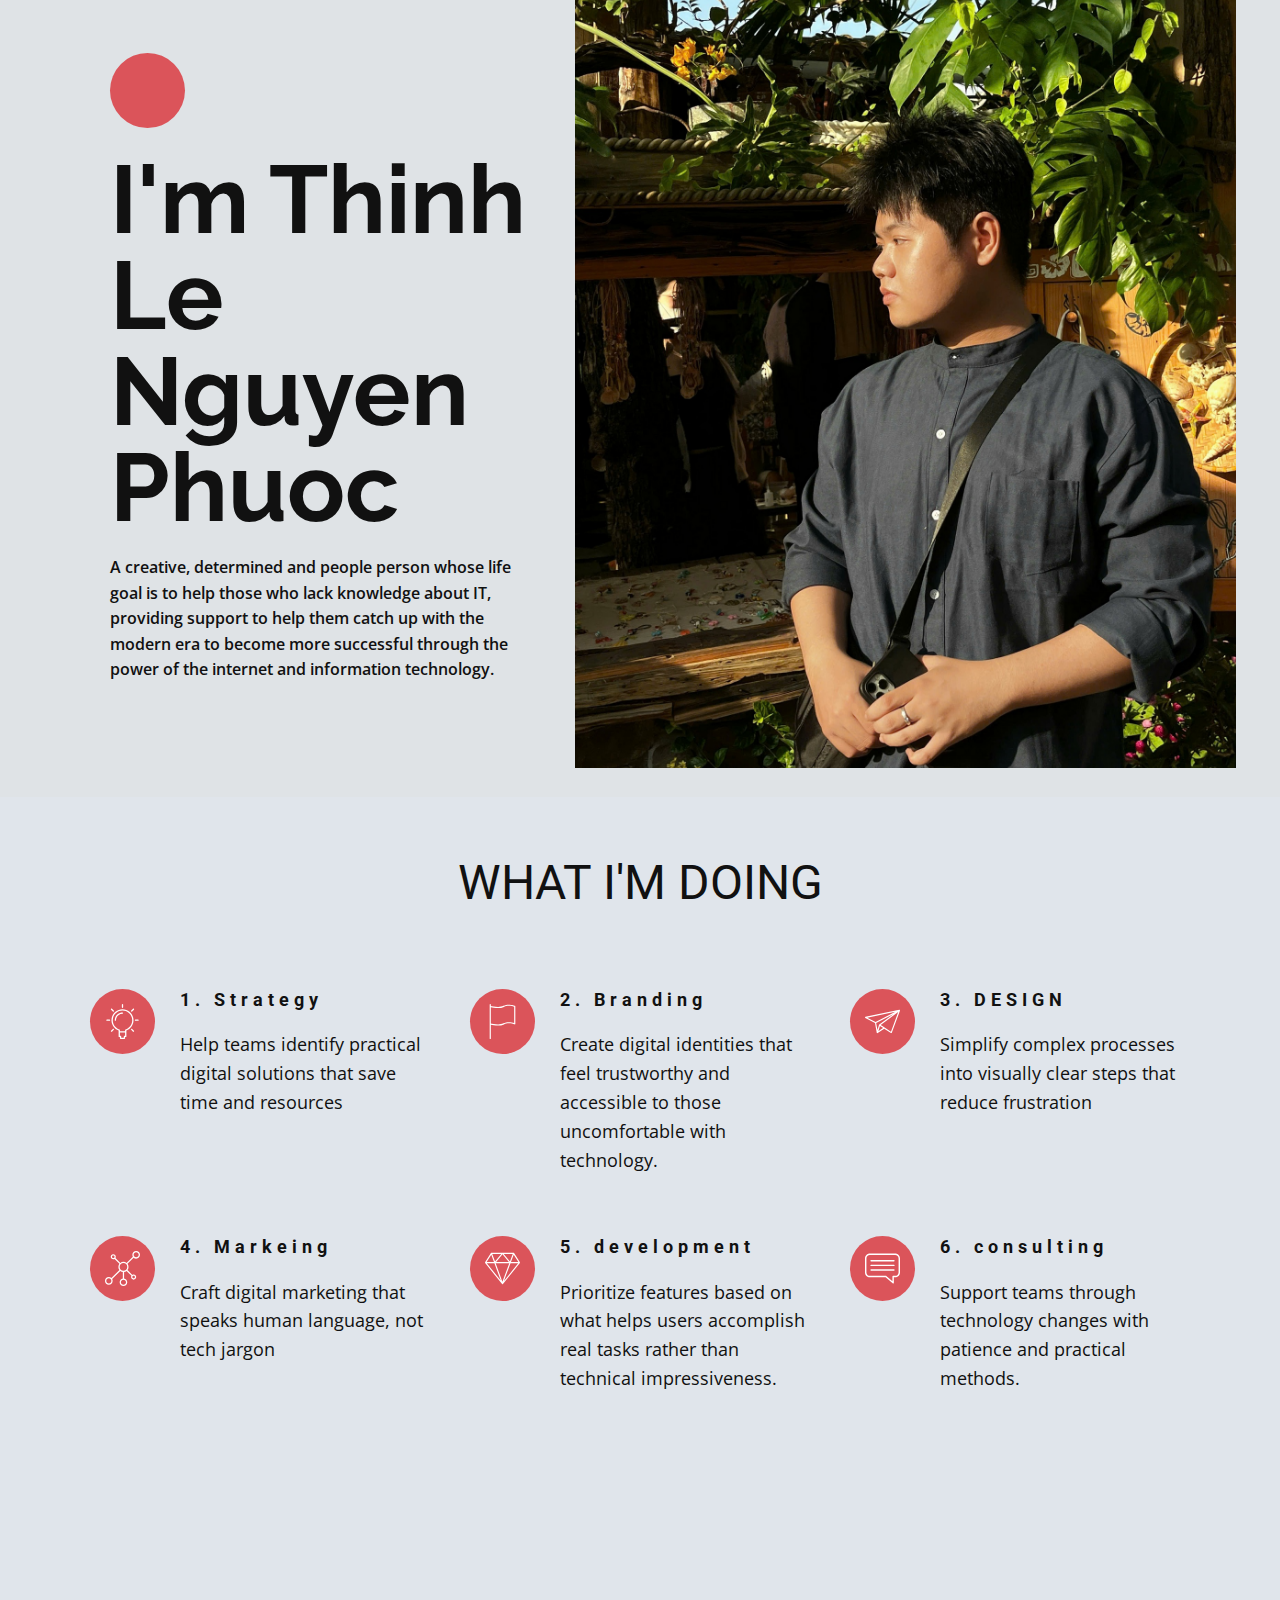
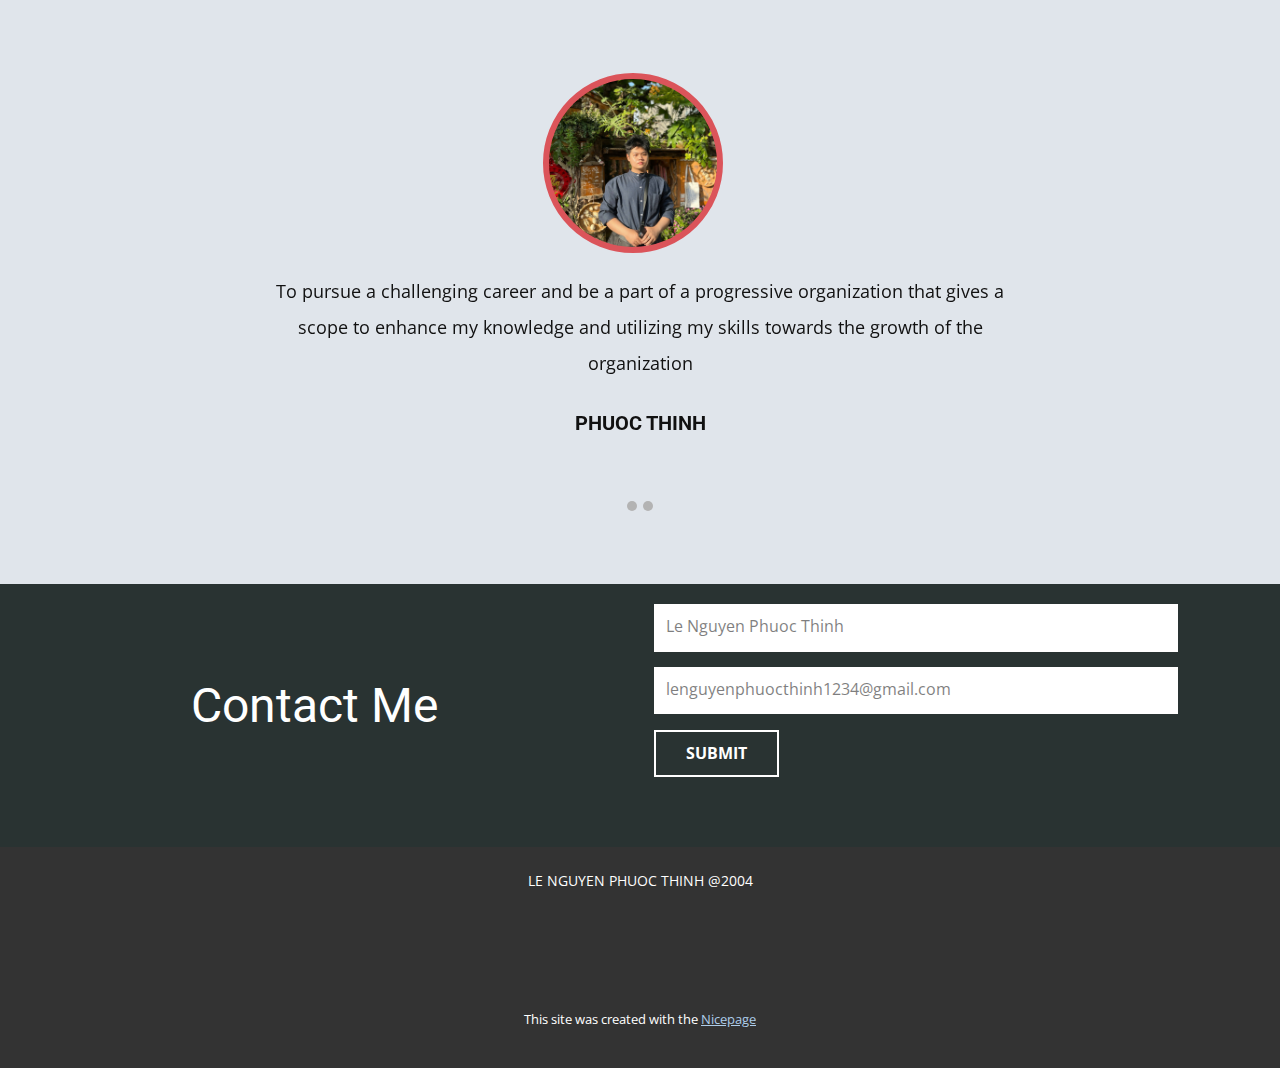
<file: index.html>
<!DOCTYPE html>
<html style="font-size: 16px;" lang="en"><head>
    <meta name="viewport" content="width=device-width, initial-scale=1.0">
    <meta charset="utf-8">
    <meta name="keywords" content="I&amp;apos;m Thinh Le NguyenPhuoc, What I&amp;apos;m Doing, Contact Me">
    <meta name="description" content="">
    <title>Home</title>
    <link rel="stylesheet" href="nicepage.css" media="screen">
<link rel="stylesheet" href="index.css" media="screen">
    <script class="u-script" type="text/javascript" src="jquery.js" defer=""></script>
    <script class="u-script" type="text/javascript" src="nicepage.js" defer=""></script>
    <meta name="generator" content="Nicepage 7.5.2, nicepage.com">
    <meta name="referrer" content="origin">
    
    
    
    
    
    
    <link id="u-theme-google-font" rel="stylesheet" href="https://fonts.googleapis.com/css?family=Roboto:100,100i,300,300i,400,400i,500,500i,700,700i,900,900i|Open+Sans:300,300i,400,400i,500,500i,600,600i,700,700i,800,800i">
    <link id="u-page-google-font" rel="stylesheet" href="https://fonts.googleapis.com/css?family=Raleway:100,100i,200,200i,300,300i,400,400i,500,500i,600,600i,700,700i,800,800i,900,900i">
    <script type="application/ld+json">{
		"@context": "http://schema.org",
		"@type": "Organization",
		"name": ""
}</script>
    <meta name="theme-color" content="#478ac9">
    <meta property="og:title" content="Home">
    <meta property="og:type" content="website">
  <meta data-intl-tel-input-cdn-path="intlTelInput/"></head>
  <body data-home-page="Home.html" data-home-page-title="Home" data-path-to-root="./" data-include-products="false" class="u-body u-xl-mode" data-lang="en">
    <section class="u-clearfix u-image u-section-1" id="sec-538e" data-image-width="1980" data-image-height="1320">
      <div class="u-clearfix u-sheet u-sheet-1">
        <div class="data-layout-selected u-clearfix u-layout-wrap u-layout-wrap-1">
          <div class="u-layout">
            <div class="u-layout-row">
              <div class="u-align-left u-container-align-left u-container-style u-layout-cell u-left-cell u-size-26-lg u-size-26-xl u-size-29-md u-size-29-sm u-size-29-xs u-layout-cell-1">
                <div class="u-container-layout u-container-layout-1">
                  <div class="u-palette-2-base u-shape u-shape-circle u-shape-1"></div>
                  <h1 class="u-custom-font u-font-raleway u-text u-title u-text-1">I'm Thinh Le Nguyen<br>Phuoc
                  </h1>
                  <p class="u-text u-text-2"> A creative, determined and people person whose life goal is to help those who lack knowledge about IT, providing support to help them catch up with the modern era to become more successful through the power of the internet and information technology.</p>
                </div>
              </div>
              <div class="u-container-style u-image u-layout-cell u-right-cell u-size-31-md u-size-31-sm u-size-31-xs u-size-34-lg u-size-34-xl u-image-1" data-image-width="1920" data-image-height="2560">
                <div class="u-container-layout u-container-layout-2"></div>
              </div>
            </div>
          </div>
        </div>
      </div>
    </section>
    <section class="u-align-center u-clearfix u-container-align-center u-palette-5-light-2 u-section-2" id="sec-98a5">
      <div class="u-clearfix u-sheet u-sheet-1">
        <h2 class="u-align-center u-text u-text-1">What I'm Doing</h2>
        <div class="u-expanded-width u-list u-list-1">
          <div class="u-repeater u-repeater-1">
            <div class="u-container-style u-list-item u-repeater-item">
              <div class="u-container-layout u-similar-container u-container-layout-1">
                <span class="u-icon u-icon-circle u-palette-2-base u-icon-1"><svg class="u-svg-link" preserveAspectRatio="xMidYMin slice" viewBox="0 0 54 54" style=""><use xlink:href="#svg-ea8f"></use></svg><svg class="u-svg-content" viewBox="0 0 54 54" x="0px" y="0px" id="svg-ea8f" style="enable-background:new 0 0 54 54;"><g><path d="M27,8c-9.374,0-17,7.626-17,17c0,7.112,4.391,13.412,11,15.9V50c0,0.553,0.447,1,1,1h1v2c0,0.553,0.447,1,1,1h6
		c0.553,0,1-0.447,1-1v-2h1c0.553,0,1-0.447,1-1v-9.1c6.609-2.488,11-8.788,11-15.9C44,15.626,36.374,8,27,8z M30,49
		c-0.553,0-1,0.447-1,1v2h-4v-2c0-0.553-0.447-1-1-1h-1v-5h8v5H30z M31.688,39.242C31.277,39.377,31,39.761,31,40.192V42h-8v-1.808
		c0-0.432-0.277-0.815-0.688-0.95C16.145,37.214,12,31.49,12,25c0-8.271,6.729-15,15-15s15,6.729,15,15
		C42,31.49,37.855,37.214,31.688,39.242z"></path><path d="M27,6c0.553,0,1-0.447,1-1V1c0-0.553-0.447-1-1-1s-1,0.447-1,1v4C26,5.553,26.447,6,27,6z"></path><path d="M51,24h-4c-0.553,0-1,0.447-1,1s0.447,1,1,1h4c0.553,0,1-0.447,1-1S51.553,24,51,24z"></path><path d="M7,24H3c-0.553,0-1,0.447-1,1s0.447,1,1,1h4c0.553,0,1-0.447,1-1S7.553,24,7,24z"></path><path d="M43.264,7.322l-2.828,2.828c-0.391,0.391-0.391,1.023,0,1.414c0.195,0.195,0.451,0.293,0.707,0.293
		s0.512-0.098,0.707-0.293l2.828-2.828c0.391-0.391,0.391-1.023,0-1.414S43.654,6.932,43.264,7.322z"></path><path d="M12.15,38.436l-2.828,2.828c-0.391,0.391-0.391,1.023,0,1.414c0.195,0.195,0.451,0.293,0.707,0.293
		s0.512-0.098,0.707-0.293l2.828-2.828c0.391-0.391,0.391-1.023,0-1.414S12.541,38.045,12.15,38.436z"></path><path d="M41.85,38.436c-0.391-0.391-1.023-0.391-1.414,0s-0.391,1.023,0,1.414l2.828,2.828c0.195,0.195,0.451,0.293,0.707,0.293
		s0.512-0.098,0.707-0.293c0.391-0.391,0.391-1.023,0-1.414L41.85,38.436z"></path><path d="M12.15,11.564c0.195,0.195,0.451,0.293,0.707,0.293s0.512-0.098,0.707-0.293c0.391-0.391,0.391-1.023,0-1.414l-2.828-2.828
		c-0.391-0.391-1.023-0.391-1.414,0s-0.391,1.023,0,1.414L12.15,11.564z"></path><path d="M27,13c-6.617,0-12,5.383-12,12c0,0.553,0.447,1,1,1s1-0.447,1-1c0-5.514,4.486-10,10-10c0.553,0,1-0.447,1-1
		S27.553,13,27,13z"></path>
</g></svg></span>
                <div class="u-container-style u-group u-group-1">
                  <div class="u-container-layout u-container-layout-2">
                    <h5 class="u-text u-text-2">1. Strategy</h5>
                    <p class="u-text u-text-3"> Help teams identify practical digital solutions that save time and resources</p>
                  </div>
                </div>
              </div>
            </div>
            <div class="u-container-style u-list-item u-repeater-item">
              <div class="u-container-layout u-similar-container u-container-layout-3">
                <span class="u-icon u-icon-circle u-palette-2-base u-icon-2"><svg class="u-svg-link" preserveAspectRatio="xMidYMin slice" viewBox="0 0 60 60" style=""><use xlink:href="#svg-bda6"></use></svg><svg class="u-svg-content" viewBox="0 0 60 60" x="0px" y="0px" id="svg-bda6" style="enable-background:new 0 0 60 60;"><path d="M51.371,3.146c-0.459-0.185-11.359-4.452-19.84,0.045C24.811,6.758,13.015,4.082,10,3.308V1c0-0.553-0.447-1-1-1  S8,0.447,8,1v3c0,0.014,0.007,0.026,0.008,0.04C8.008,4.052,8,4.062,8,4.074V33v1.074V59c0,0.553,0.447,1,1,1s1-0.447,1-1V35.375  c2.273,0.567,7.227,1.632,12.368,1.632c3.557,0,7.2-0.511,10.101-2.049c7.652-4.061,18.056,0.004,18.16,0.045  c0.309,0.124,0.657,0.086,0.932-0.102C51.835,34.716,52,34.406,52,34.074v-30C52,3.665,51.751,3.298,51.371,3.146z M50,32.665  c-3.26-1.038-11.646-3.096-18.469,0.525C24.812,36.756,13.02,34.082,10,33.308V33V5.375c3.853,0.961,15.381,3.343,22.469-0.417  C39.035,1.475,47.627,3.973,50,4.777V32.665z"></path></svg></span>
                <div class="u-container-style u-group u-video-cover u-group-2">
                  <div class="u-container-layout u-container-layout-4">
                    <h5 class="u-text u-text-4">2. Branding</h5>
                    <p class="u-text u-text-5"> Create digital identities that feel trustworthy and accessible to those uncomfortable with technology.</p>
                  </div>
                </div>
              </div>
            </div>
            <div class="u-container-style u-list-item u-repeater-item">
              <div class="u-container-layout u-similar-container u-container-layout-5">
                <span class="u-icon u-icon-circle u-palette-2-base u-icon-3"><svg class="u-svg-link" preserveAspectRatio="xMidYMin slice" viewBox="0 0 60.062 60.062" style=""><use xlink:href="#svg-8f48"></use></svg><svg class="u-svg-content" viewBox="0 0 60.062 60.062" x="0px" y="0px" id="svg-8f48" style="enable-background:new 0 0 60.062 60.062;"><path d="M60.046,11.196c0.004-0.024,0.011-0.048,0.013-0.072c0.007-0.074-0.001-0.149-0.01-0.224  c-0.002-0.019,0.001-0.037-0.002-0.056c-0.018-0.099-0.051-0.196-0.1-0.289c-0.008-0.016-0.019-0.031-0.028-0.047  c-0.002-0.002-0.002-0.005-0.003-0.008c-0.001-0.002-0.004-0.003-0.005-0.006c-0.007-0.011-0.013-0.023-0.02-0.033  c-0.062-0.091-0.137-0.166-0.221-0.23c-0.019-0.014-0.041-0.022-0.061-0.035c-0.074-0.049-0.152-0.089-0.236-0.116  c-0.037-0.012-0.074-0.018-0.112-0.025c-0.073-0.015-0.146-0.022-0.222-0.02c-0.04,0.001-0.078,0.003-0.118,0.009  c-0.026,0.004-0.051,0-0.077,0.006L0.798,22.046c-0.413,0.086-0.729,0.421-0.788,0.839s0.15,0.828,0.523,1.025l16.632,8.773  l2.917,16.187c-0.002,0.012,0.001,0.025,0,0.037c-0.01,0.08-0.011,0.158-0.001,0.237c0.005,0.04,0.01,0.078,0.02,0.117  c0.023,0.095,0.06,0.184,0.11,0.268c0.01,0.016,0.01,0.035,0.021,0.051c0.003,0.005,0.008,0.009,0.012,0.013  c0.013,0.019,0.031,0.034,0.046,0.053c0.047,0.058,0.096,0.111,0.152,0.156c0.009,0.007,0.015,0.018,0.025,0.025  c0.015,0.011,0.032,0.014,0.047,0.024c0.061,0.04,0.124,0.073,0.191,0.099c0.027,0.01,0.052,0.022,0.08,0.03  c0.09,0.026,0.183,0.044,0.277,0.044c0.001,0,0.002,0,0.003,0h0c0,0,0,0,0,0c0.004,0,0.008-0.002,0.012-0.002  c0.017,0.001,0.034,0.002,0.051,0.002c0.277,0,0.527-0.124,0.712-0.315l11.079-7.386l11.6,7.54c0.164,0.106,0.354,0.161,0.545,0.161  c0.105,0,0.212-0.017,0.315-0.051c0.288-0.096,0.518-0.318,0.623-0.604l13.996-37.989c0.013-0.034,0.024-0.069,0.033-0.105  c0.004-0.015,0.005-0.03,0.008-0.044C60.042,11.22,60.044,11.208,60.046,11.196z M48.464,17.579L24.471,35.22  c-0.039,0.029-0.07,0.065-0.104,0.099c-0.013,0.012-0.026,0.022-0.037,0.035c-0.021,0.023-0.04,0.046-0.059,0.071  c-0.018,0.024-0.032,0.049-0.048,0.074c-0.037,0.06-0.068,0.122-0.092,0.188c-0.005,0.013-0.013,0.023-0.017,0.036  c-0.001,0.004-0.005,0.006-0.006,0.01l-2.75,8.937l-2.179-12.091L48.464,17.579z M22.908,46.594l2.726-9.004l4.244,2.759  l1.214,0.789l-4.124,2.749L22.908,46.594z M52.044,13.498L18.071,30.899l-14.14-7.458L52.044,13.498z M44.559,47.504L29.154,37.492  l-2.333-1.517l30.154-22.172L44.559,47.504z"></path></svg></span>
                <div class="u-container-style u-group u-video-cover u-group-3">
                  <div class="u-container-layout u-container-layout-6">
                    <h5 class="u-text u-text-6">3. DESIGN</h5>
                    <p class="u-text u-text-7"> Simplify complex processes into visually clear steps that reduce frustration</p>
                  </div>
                </div>
              </div>
            </div>
            <div class="u-container-style u-list-item u-repeater-item">
              <div class="u-container-layout u-similar-container u-container-layout-7">
                <span class="u-icon u-icon-circle u-palette-2-base u-icon-4"><svg class="u-svg-link" preserveAspectRatio="xMidYMin slice" viewBox="0 0 55 55" style=""><use xlink:href="#svg-96ca"></use></svg><svg class="u-svg-content" viewBox="0 0 55 55" x="0px" y="0px" id="svg-96ca" style="enable-background:new 0 0 55 55;"><path d="M49,0c-3.309,0-6,2.691-6,6c0,1.035,0.263,2.009,0.726,2.86l-9.829,9.829C32.542,17.634,30.846,17,29,17
	s-3.542,0.634-4.898,1.688l-7.669-7.669C16.785,10.424,17,9.74,17,9c0-2.206-1.794-4-4-4S9,6.794,9,9s1.794,4,4,4
	c0.74,0,1.424-0.215,2.019-0.567l7.669,7.669C21.634,21.458,21,23.154,21,25s0.634,3.542,1.688,4.897L10.024,42.562
	C8.958,41.595,7.549,41,6,41c-3.309,0-6,2.691-6,6s2.691,6,6,6s6-2.691,6-6c0-1.035-0.263-2.009-0.726-2.86l12.829-12.829
	c1.106,0.86,2.44,1.436,3.898,1.619v10.16c-2.833,0.478-5,2.942-5,5.91c0,3.309,2.691,6,6,6s6-2.691,6-6c0-2.967-2.167-5.431-5-5.91
	v-10.16c1.458-0.183,2.792-0.759,3.898-1.619l7.669,7.669C41.215,39.576,41,40.26,41,41c0,2.206,1.794,4,4,4s4-1.794,4-4
	s-1.794-4-4-4c-0.74,0-1.424,0.215-2.019,0.567l-7.669-7.669C36.366,28.542,37,26.846,37,25s-0.634-3.542-1.688-4.897l9.665-9.665
	C46.042,11.405,47.451,12,49,12c3.309,0,6-2.691,6-6S52.309,0,49,0z M11,9c0-1.103,0.897-2,2-2s2,0.897,2,2s-0.897,2-2,2
	S11,10.103,11,9z M6,51c-2.206,0-4-1.794-4-4s1.794-4,4-4s4,1.794,4,4S8.206,51,6,51z M33,49c0,2.206-1.794,4-4,4s-4-1.794-4-4
	s1.794-4,4-4S33,46.794,33,49z M29,31c-3.309,0-6-2.691-6-6s2.691-6,6-6s6,2.691,6,6S32.309,31,29,31z M47,41c0,1.103-0.897,2-2,2
	s-2-0.897-2-2s0.897-2,2-2S47,39.897,47,41z M49,10c-2.206,0-4-1.794-4-4s1.794-4,4-4s4,1.794,4,4S51.206,10,49,10z"></path></svg></span>
                <div class="u-container-style u-group u-video-cover u-group-4">
                  <div class="u-container-layout u-container-layout-8">
                    <h5 class="u-text u-text-8">4. Markeing</h5>
                    <p class="u-text u-text-9"> Craft digital marketing that speaks human language, not tech jargon</p>
                  </div>
                </div>
              </div>
            </div>
            <div class="u-container-style u-list-item u-repeater-item">
              <div class="u-container-layout u-similar-container u-container-layout-9">
                <span class="u-icon u-icon-circle u-palette-2-base u-icon-5"><svg class="u-svg-link" preserveAspectRatio="xMidYMin slice" viewBox="0 0 59.986 59.986" style=""><use xlink:href="#svg-e718"></use></svg><svg class="u-svg-content" viewBox="0 0 59.986 59.986" x="0px" y="0px" id="svg-e718" style="enable-background:new 0 0 59.986 59.986;"><path d="M59.972,20.164c0.007-0.041,0.011-0.081,0.013-0.123c0.002-0.049,0.001-0.096-0.003-0.145  c-0.004-0.042-0.01-0.082-0.02-0.123c-0.011-0.048-0.026-0.094-0.044-0.14c-0.009-0.024-0.011-0.049-0.022-0.072  c-0.008-0.017-0.022-0.03-0.031-0.047c-0.009-0.017-0.013-0.035-0.023-0.052l-10-16c-0.046-0.073-0.1-0.139-0.161-0.197  c-0.001-0.001-0.002-0.001-0.003-0.002c-0.086-0.081-0.188-0.139-0.297-0.185c-0.014-0.006-0.023-0.018-0.038-0.024  c-0.011-0.004-0.023-0.002-0.034-0.005c-0.101-0.034-0.205-0.057-0.314-0.057h-38c-0.108,0-0.211,0.023-0.31,0.056  c-0.011,0.003-0.022,0.001-0.032,0.005c-0.015,0.005-0.024,0.017-0.038,0.023c-0.104,0.043-0.202,0.099-0.287,0.175  c-0.005,0.005-0.012,0.008-0.017,0.012c-0.062,0.058-0.117,0.125-0.163,0.198l-10,16c-0.01,0.016-0.014,0.035-0.023,0.052  c-0.009,0.017-0.023,0.03-0.031,0.047c-0.011,0.023-0.013,0.048-0.023,0.072c-0.018,0.046-0.033,0.092-0.044,0.14  c-0.009,0.041-0.016,0.082-0.02,0.124C0,19.945-0.001,19.993,0.001,20.041c0.002,0.042,0.006,0.082,0.013,0.123  c0.008,0.048,0.021,0.095,0.037,0.142c0.013,0.039,0.027,0.077,0.045,0.115c0.009,0.018,0.012,0.038,0.022,0.056  c0.016,0.029,0.04,0.051,0.058,0.078c0.014,0.021,0.022,0.044,0.039,0.064l28.989,35.986c0.002,0.003,0.004,0.005,0.006,0.007  l0.005,0.007c0.003,0.004,0.008,0.005,0.011,0.009c0.082,0.099,0.184,0.174,0.295,0.234c0.03,0.016,0.058,0.03,0.089,0.043  c0.121,0.051,0.249,0.087,0.383,0.087c0.114,0,0.229-0.02,0.343-0.061c0.017-0.006,0.028-0.02,0.045-0.027  c0.051-0.021,0.091-0.055,0.137-0.084c0.076-0.048,0.147-0.098,0.206-0.163c0.014-0.015,0.035-0.022,0.048-0.038l29-36  c0.016-0.02,0.024-0.044,0.039-0.064c0.019-0.027,0.042-0.049,0.058-0.078c0.01-0.018,0.013-0.038,0.022-0.056  c0.018-0.038,0.032-0.075,0.045-0.115C59.95,20.259,59.964,20.213,59.972,20.164z M32.095,4.993h15.459l-4.86,13.045L32.095,4.993z   M40.892,18.993H19.095L29.993,5.58L40.892,18.993z M17.222,18.125L12.423,4.993h15.469L17.222,18.125z M41.593,20.993  L29.818,52.599L18.269,20.993H41.593z M49.221,6.246l7.967,12.748H44.472L49.221,6.246z M10.756,6.259l4.653,12.734H2.798  L10.756,6.259z M16.14,20.993l10.839,29.664L3.083,20.993H16.14z M32.39,51.423l11.337-30.43h13.176L32.39,51.423z"></path></svg></span>
                <div class="u-container-style u-group u-video-cover u-group-5">
                  <div class="u-container-layout u-container-layout-10">
                    <h5 class="u-text u-text-10">5. development</h5>
                    <p class="u-text u-text-11"> Prioritize features based on what helps users accomplish real tasks rather than technical impressiveness.</p>
                  </div>
                </div>
              </div>
            </div>
            <div class="u-container-style u-list-item u-repeater-item">
              <div class="u-container-layout u-similar-container u-container-layout-11">
                <span class="u-icon u-icon-circle u-palette-2-base u-icon-6"><svg class="u-svg-link" preserveAspectRatio="xMidYMin slice" viewBox="0 0 490 490" style=""><use xlink:href="#svg-26f8"></use></svg><svg class="u-svg-content" viewBox="0 0 490 490" x="0px" y="0px" id="svg-26f8" style="enable-background:new 0 0 490 490;"><g><g><path d="M393.872,454.517c-2.304,0-4.583-0.804-6.412-2.354l-99.315-84.194H68.115C30.556,367.968,0,337.242,0,299.474V103.977    c0-37.768,30.556-68.494,68.115-68.494h353.77c37.559,0,68.115,30.727,68.115,68.494v195.497    c0,37.768-30.556,68.494-68.115,68.494h-18.071v76.549c0,3.891-2.243,7.428-5.752,9.067    C396.723,454.21,395.293,454.517,393.872,454.517z M68.115,55.483c-26.592,0-48.226,21.754-48.226,48.494v195.497    c0,26.739,21.634,48.494,48.226,48.494h223.662c2.346,0,4.616,0.834,6.411,2.354l85.737,72.685v-65.039c0-5.523,4.453-10,9.945-10    h28.015c26.592,0,48.226-21.755,48.226-48.494V103.977c0-26.74-21.634-48.494-48.226-48.494H68.115z"></path>
</g><g><g><path d="M405.168,147.469H84.832c-5.492,0-9.944-4.478-9.944-10c0-5.523,4.452-10,9.944-10h320.335c5.492,0,9.944,4.477,9.944,10     C415.111,142.991,410.66,147.469,405.168,147.469z"></path>
</g><g><path d="M405.168,211.503H84.832c-5.492,0-9.944-4.478-9.944-10c0-5.523,4.452-10,9.944-10h320.335c5.492,0,9.944,4.477,9.944,10     C415.111,207.025,410.66,211.503,405.168,211.503z"></path>
</g><g><path d="M405.168,275.538H84.832c-5.492,0-9.944-4.478-9.944-10c0-5.523,4.452-10,9.944-10h320.335c5.492,0,9.944,4.476,9.944,10     C415.111,271.06,410.66,275.538,405.168,275.538z"></path>
</g>
</g>
</g></svg></span>
                <div class="u-container-style u-group u-video-cover u-group-6">
                  <div class="u-container-layout u-container-layout-12">
                    <h5 class="u-text u-text-12">6. consulting</h5>
                    <p class="u-text u-text-13"> Support teams through technology changes with patience and practical methods.</p>
                  </div>
                </div>
              </div>
            </div>
          </div>
        </div>
      </div>
    </section>
    <section class="u-clearfix u-palette-5-light-2 u-section-3" id="sec-ffa2">
      <div class="u-clearfix u-sheet u-sheet-1">
        <div id="carousel-19a5" data-interval="5000" data-u-ride="carousel" class="u-carousel u-slider u-slider-1">
          <ol class="u-absolute-hcenter u-carousel-indicators u-carousel-indicators-1">
            <li data-u-target="#carousel-19a5" class="u-active u-grey-30 u-shape-circle" data-u-slide-to="0" style="width: 10px; height: 10px;"></li>
            <li data-u-target="#carousel-19a5" class="u-grey-30 u-shape-circle" data-u-slide-to="1" style="width: 10px; height: 10px;"></li>
          </ol>
          <div class="u-carousel-inner" role="listbox">
            <div class="u-active u-align-center u-carousel-item u-container-style u-slide">
              <div class="u-container-layout u-container-layout-1">
                <div alt="" class="u-border-6 u-border-palette-2-base u-image u-image-circle u-image-1" data-image-width="1920" data-image-height="2560"></div>
                <p class="u-text u-text-1"> To pursue a challenging career and be a part of a progressive organization that gives a scope to enhance my knowledge and utilizing my skills towards the growth of the organization</p>
                <h5 class="u-align-center-lg u-align-center-md u-align-center-xl u-text u-text-2">Phuoc thinh </h5>
              </div>
            </div>
          </div>
          <a class="u-absolute-vcenter u-carousel-control u-carousel-control-prev u-icon-circle u-text-body-color u-text-hover-grey-50 u-carousel-control-1" href="#carousel-19a5" role="button" data-u-slide="prev">
            <span class="sr-only">Previous</span>
          </a>
          <a class="u-absolute-vcenter-lg u-absolute-vcenter-md u-absolute-vcenter-sm u-absolute-vcenter-xs u-carousel-control u-carousel-control-next u-icon-circle u-text-body-color u-text-hover-grey-50 u-carousel-control-2" href="#carousel-19a5" role="button" data-u-slide="next">
            <span class="sr-only">Next</span>
          </a>
        </div>
      </div>
    </section>
    <section class="u-clearfix u-palette-4-dark-3 u-section-4" id="sec-af19">
      <div class="u-clearfix u-sheet u-valign-top u-sheet-1">
        <div class="custom-expanded data-layout-selected u-clearfix u-layout-wrap u-layout-wrap-1">
          <div class="u-layout">
            <div class="u-layout-row">
              <div class="u-container-style u-layout-cell u-left-cell u-size-30 u-layout-cell-1">
                <div class="u-container-layout u-container-layout-1">
                  <h2 class="u-text u-text-1">Contact Me</h2>
                </div>
              </div>
              <div class="u-container-style u-layout-cell u-right-cell u-size-30 u-layout-cell-2">
                <div class="u-container-layout u-container-layout-2">
                  <div class="u-expanded-width u-form u-form-1">
                    <form action="https://forms.nicepagesrv.com/v2/form/process" class="u-block-5c29-12 u-clearfix u-form-spacing-15 u-form-vertical u-inner-form" source="email"><!-- hidden inputs for siteId and pageId -->
                      <div class="u-form-group u-form-name">
                        <label for="name-f798" class="u-form-control-hidden u-label">Name</label>
                        <input type="text" placeholder="Le Nguyen Phuoc Thinh" id="name-f798" name="name" class="u-border-2 u-border-no-left u-border-no-right u-border-no-top u-border-white u-input u-input-rectangle" required="">
                      </div><!-- always visible -->
                      <div class="u-form-email u-form-group">
                        <label for="email-f798" class="u-form-control-hidden u-label">Email</label>
                        <input type="email" placeholder="lenguyenphuocthinh1234@gmail.com" id="email-f798" name="email" class="u-border-2 u-border-no-left u-border-no-right u-border-no-top u-border-white u-input u-input-rectangle" required="">
                      </div>
                      <div class="u-align-left u-form-group u-form-submit">
                        <a href="#" class="u-active-white u-border-2 u-border-active-white u-border-hover-white u-border-white u-btn u-btn-submit u-button-style u-hover-white u-none u-text-active-palette-4-base u-text-body-alt-color u-text-hover-palette-4-base u-btn-1">Submit</a>
                        <input type="submit" value="submit" class="u-form-control-hidden">
                      </div>
                      <div class="u-form-send-message u-form-send-success"> Thank you! Your message has been sent. </div>
                      <div class="u-form-send-error u-form-send-message"> Unable to send your message. Please fix errors then try again. </div>
                      <input type="hidden" value="" name="recaptchaResponse">
                      <input type="hidden" name="formServices" value="e67a6dfe-b600-0eb3-38a5-7fdef44a8ca5">
                    </form>
                  </div>
                </div>
              </div>
            </div>
          </div>
        </div>
      </div>
    </section>
    
    
    
    <footer class="u-align-center u-clearfix u-container-align-center u-footer u-grey-80 u-footer" id="footer"><div class="u-clearfix u-sheet u-sheet-1">
        <p class="u-small-text u-text u-text-variant u-text-1">LE NGUYEN PHUOC THINH @2004 </p>
      </div></footer>
    <section class="u-backlink u-clearfix u-grey-80">
      <p class="u-text">
        <span>This site was created with the </span>
        <a class="u-link" href="https://nicepage.com/" target="_blank" rel="nofollow">
          <span>Nicepage</span>
        </a>
      </p>
    </section>
  
</body></html>
</file>
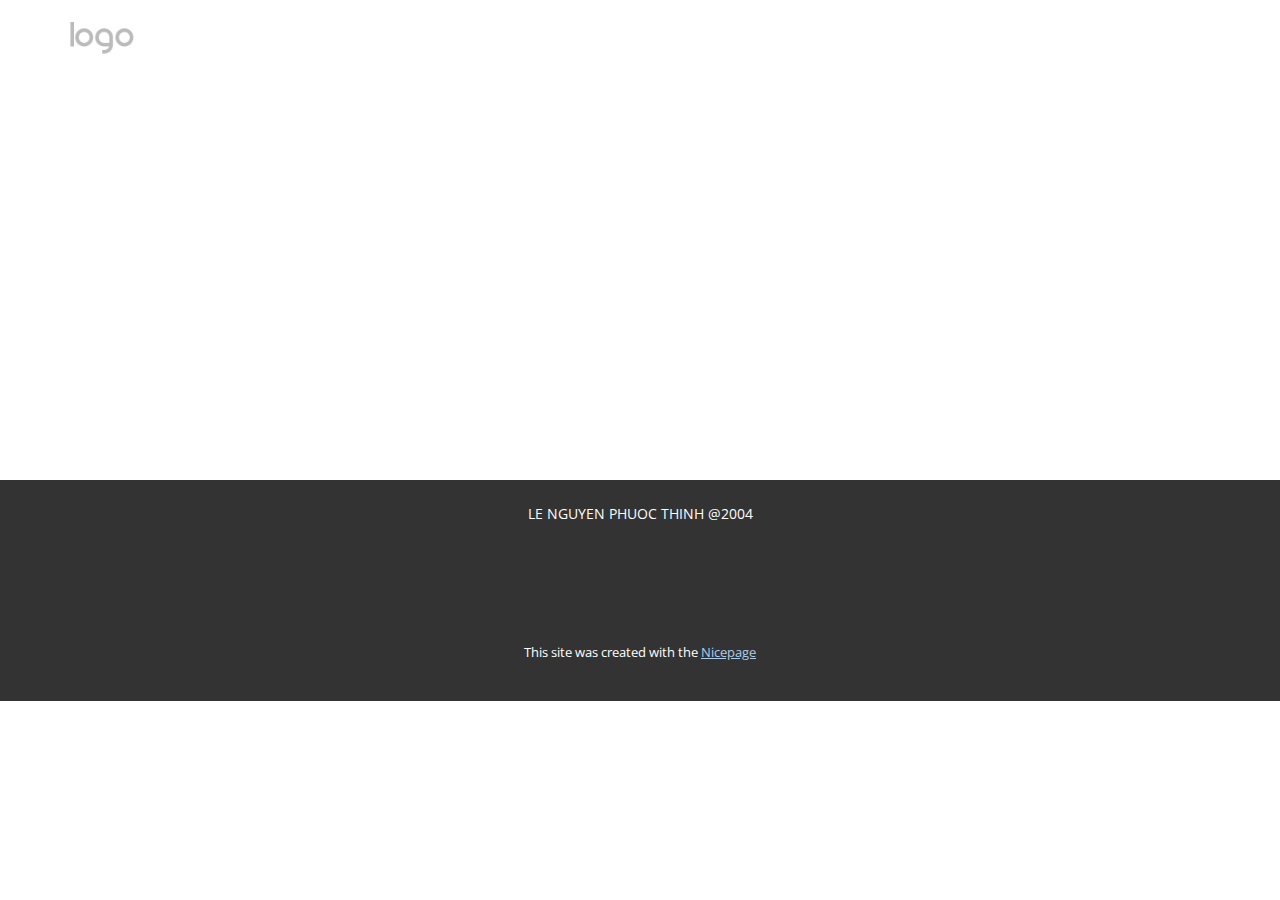
<file: About.html>
<!DOCTYPE html>
<html style="font-size: 16px;" lang="en"><head>
    <meta name="viewport" content="width=device-width, initial-scale=1.0">
    <meta charset="utf-8">
    <meta name="keywords" content="">
    <meta name="description" content="">
    <title>About</title>
    <link rel="stylesheet" href="nicepage.css" media="screen">
<link rel="stylesheet" href="About.css" media="screen">
    <script class="u-script" type="text/javascript" src="jquery.js" defer=""></script>
    <script class="u-script" type="text/javascript" src="nicepage.js" defer=""></script>
    <meta name="generator" content="Nicepage 7.5.2, nicepage.com">
    
    
    
    <link id="u-theme-google-font" rel="stylesheet" href="https://fonts.googleapis.com/css?family=Roboto:100,100i,300,300i,400,400i,500,500i,700,700i,900,900i|Open+Sans:300,300i,400,400i,500,500i,600,600i,700,700i,800,800i">
    <script type="application/ld+json">{
		"@context": "http://schema.org",
		"@type": "Organization",
		"name": "",
		"logo": "images/default-logo.png"
}</script>
    <meta name="theme-color" content="#478ac9">
    <meta property="og:title" content="About">
    <meta property="og:type" content="website">
  <meta data-intl-tel-input-cdn-path="intlTelInput/"></head>
  <body data-path-to-root="./" data-include-products="false" class="u-body u-xl-mode" data-lang="en"><header class="u-clearfix u-header u-header" id="header"><div class="u-clearfix u-sheet u-sheet-1">
        <a href="#" class="u-image u-logo u-image-1">
          <img src="images/default-logo.png" class="u-logo-image u-logo-image-1">
        </a>
      </div></header>
    <section class="u-clearfix u-section-1" id="block-1">
      <div class="u-clearfix u-sheet u-sheet-1"></div>
    </section>
    
    
    
    <footer class="u-align-center u-clearfix u-container-align-center u-footer u-grey-80 u-footer" id="footer"><div class="u-clearfix u-sheet u-sheet-1">
        <p class="u-small-text u-text u-text-variant u-text-1">LE NGUYEN PHUOC THINH @2004 </p>
      </div></footer>
    <section class="u-backlink u-clearfix u-grey-80">
      <p class="u-text">
        <span>This site was created with the </span>
        <a class="u-link" href="https://nicepage.com/" target="_blank" rel="nofollow">
          <span>Nicepage</span>
        </a>
      </p>
    </section>
  
</body></html>
</file>
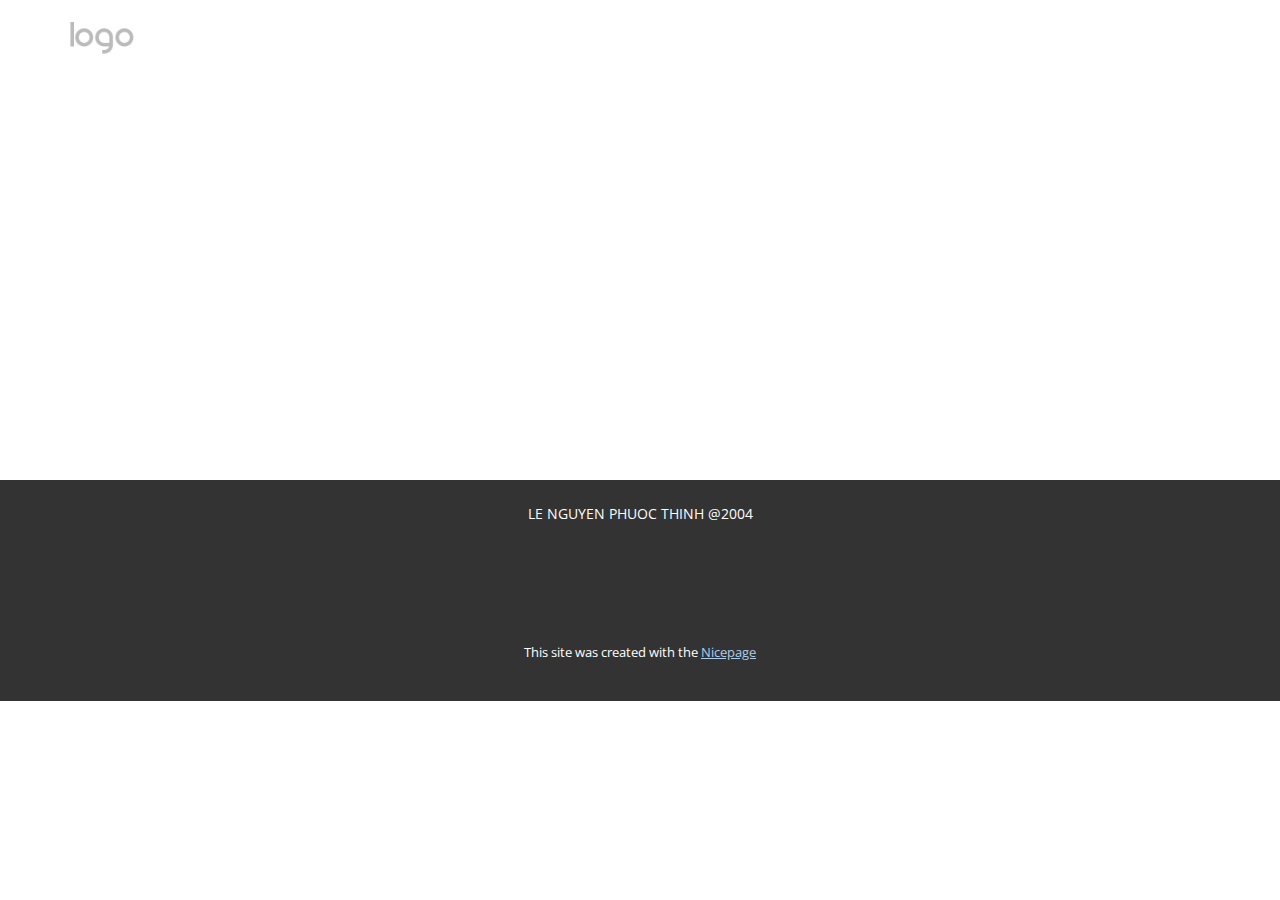
<file: Contact.html>
<!DOCTYPE html>
<html style="font-size: 16px;" lang="en"><head>
    <meta name="viewport" content="width=device-width, initial-scale=1.0">
    <meta charset="utf-8">
    <meta name="keywords" content="">
    <meta name="description" content="">
    <title>Contact</title>
    <link rel="stylesheet" href="nicepage.css" media="screen">
<link rel="stylesheet" href="Contact.css" media="screen">
    <script class="u-script" type="text/javascript" src="jquery.js" defer=""></script>
    <script class="u-script" type="text/javascript" src="nicepage.js" defer=""></script>
    <meta name="generator" content="Nicepage 7.5.2, nicepage.com">
    
    
    
    <link id="u-theme-google-font" rel="stylesheet" href="https://fonts.googleapis.com/css?family=Roboto:100,100i,300,300i,400,400i,500,500i,700,700i,900,900i|Open+Sans:300,300i,400,400i,500,500i,600,600i,700,700i,800,800i">
    <script type="application/ld+json">{
		"@context": "http://schema.org",
		"@type": "Organization",
		"name": "",
		"logo": "images/default-logo.png"
}</script>
    <meta name="theme-color" content="#478ac9">
    <meta property="og:title" content="Contact">
    <meta property="og:type" content="website">
  <meta data-intl-tel-input-cdn-path="intlTelInput/"></head>
  <body data-path-to-root="./" data-include-products="false" class="u-body u-xl-mode" data-lang="en"><header class="u-clearfix u-header u-header" id="header"><div class="u-clearfix u-sheet u-sheet-1">
        <a href="#" class="u-image u-logo u-image-1">
          <img src="images/default-logo.png" class="u-logo-image u-logo-image-1">
        </a>
      </div></header>
    <section class="u-clearfix u-section-1" id="block-1">
      <div class="u-clearfix u-sheet u-sheet-1"></div>
    </section>
    
    
    
    <footer class="u-align-center u-clearfix u-container-align-center u-footer u-grey-80 u-footer" id="footer"><div class="u-clearfix u-sheet u-sheet-1">
        <p class="u-small-text u-text u-text-variant u-text-1">LE NGUYEN PHUOC THINH @2004 </p>
      </div></footer>
    <section class="u-backlink u-clearfix u-grey-80">
      <p class="u-text">
        <span>This site was created with the </span>
        <a class="u-link" href="https://nicepage.com/" target="_blank" rel="nofollow">
          <span>Nicepage</span>
        </a>
      </p>
    </section>
  
</body></html>
</file>
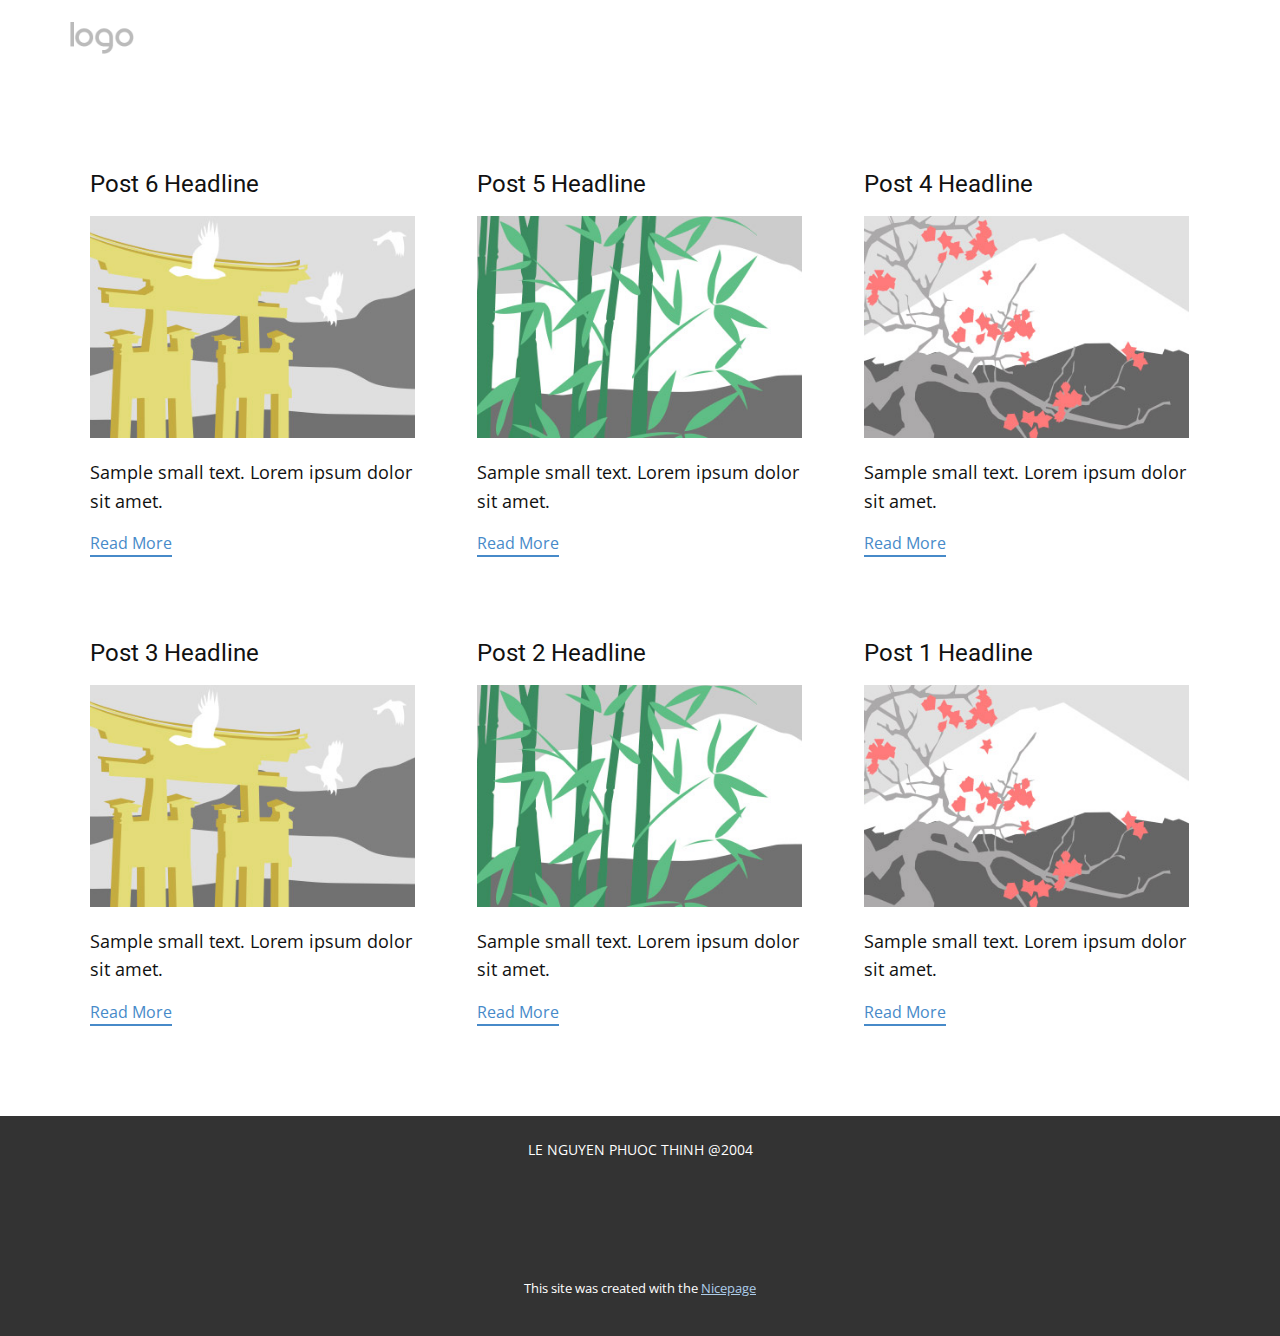
<file: blog/blog.html>
<!DOCTYPE html>
<html style="font-size: 16px;" lang="en"><head>
    <meta name="viewport" content="width=device-width, initial-scale=1.0">
    <meta charset="utf-8">
    <meta name="keywords" content="">
    <meta name="description" content="">
    <title>Blog</title>
    <link rel="stylesheet" href="../nicepage.css" media="screen">
<link rel="stylesheet" href="../Blog-Template.css" media="screen">
    <script class="u-script" type="text/javascript" src="../jquery.js" defer=""></script>
    <script class="u-script" type="text/javascript" src="../nicepage.js" defer=""></script>
    <meta name="generator" content="Nicepage 7.5.2, nicepage.com">
    
    
    
    <link id="u-theme-google-font" rel="stylesheet" href="https://fonts.googleapis.com/css?family=Roboto:100,100i,300,300i,400,400i,500,500i,700,700i,900,900i|Open+Sans:300,300i,400,400i,500,500i,600,600i,700,700i,800,800i">
    <script type="application/ld+json">{
		"@context": "http://schema.org",
		"@type": "Organization",
		"name": "",
		"logo": "images/default-logo.png"
}</script>
    <meta name="theme-color" content="#478ac9">
  <meta data-intl-tel-input-cdn-path="intlTelInput/"></head>
  <body data-path-to-root="../" data-include-products="false" class="u-body u-xl-mode" data-lang="en"><header class="u-clearfix u-header u-header" id="header"><div class="u-clearfix u-sheet u-sheet-1">
        <a href="#" class="u-image u-logo u-image-1">
          <img src="../images/default-logo.png" class="u-logo-image u-logo-image-1">
        </a>
      </div></header>
    <section class="u-clearfix u-section-1" id="block-1">
      <div class="u-clearfix u-sheet u-valign-middle u-sheet-1"><!--blog--><!--blog_options_json--><!--{"type":"Recent","source":"","tags":"","count":""}--><!--/blog_options_json-->
        <div class="u-blog u-expanded-width u-repeater u-repeater-1" data-blog-id="blog-1"><!--blog_post-->
          <div class="u-blog-post u-container-style u-repeater-item u-white u-repeater-item-1">
            <div class="u-container-layout u-similar-container u-valign-top u-container-layout-1"><!--blog_post_header-->
              <h4 class="u-blog-control u-text u-text-1">
                <a class="u-post-header-link" href="../blog/post-5.html">Post 6 Headline</a>
              </h4><!--/blog_post_header--><!--blog_post_image-->
              <a class="u-post-header-link" href="../blog/post-5.html"><img alt="" class="u-blog-control u-expanded-width u-image u-image-default u-image-1" src="../images/8ad73f3c.jpeg"></a><!--/blog_post_image--><!--blog_post_content-->
              <div class="u-blog-control u-post-content u-text u-text-2 fr-view">Sample small text. Lorem ipsum dolor sit amet.</div><!--/blog_post_content--><!--blog_post_readmore-->
              <a href="../blog/post-5.html" class="u-blog-control u-border-2 u-border-palette-1-base u-btn u-btn-rectangle u-button-style u-none u-btn-1"><!--blog_post_readmore_content--><!--options_json--><!--{"content":"","defaultValue":"Read More"}--><!--/options_json-->Read More<!--/blog_post_readmore_content--></a><!--/blog_post_readmore-->
            </div>
          </div><div class="u-blog-post u-container-style u-repeater-item u-video-cover u-white">
            <div class="u-container-layout u-similar-container u-valign-top u-container-layout-2"><!--blog_post_header-->
              <h4 class="u-blog-control u-text u-text-3">
                <a class="u-post-header-link" href="../blog/post-4.html">Post 5 Headline</a>
              </h4><!--/blog_post_header--><!--blog_post_image-->
              <a class="u-post-header-link" href="../blog/post-4.html"><img alt="" class="u-blog-control u-expanded-width u-image u-image-default u-image-2" src="../images/68f64b9d.jpeg"></a><!--/blog_post_image--><!--blog_post_content-->
              <div class="u-blog-control u-post-content u-text u-text-4 fr-view">Sample small text. Lorem ipsum dolor sit amet.</div><!--/blog_post_content--><!--blog_post_readmore-->
              <a href="../blog/post-4.html" class="u-blog-control u-border-2 u-border-palette-1-base u-btn u-btn-rectangle u-button-style u-none u-btn-2"><!--blog_post_readmore_content--><!--options_json--><!--{"content":"","defaultValue":"Read More"}--><!--/options_json-->Read More<!--/blog_post_readmore_content--></a><!--/blog_post_readmore-->
            </div>
          </div><div class="u-blog-post u-container-style u-repeater-item u-video-cover u-white">
            <div class="u-container-layout u-similar-container u-valign-top u-container-layout-3"><!--blog_post_header-->
              <h4 class="u-blog-control u-text u-text-5">
                <a class="u-post-header-link" href="../blog/post-3.html">Post 4 Headline</a>
              </h4><!--/blog_post_header--><!--blog_post_image-->
              <a class="u-post-header-link" href="../blog/post-3.html"><img alt="" class="u-blog-control u-expanded-width u-image u-image-default u-image-3" src="../images/0fd3416c.jpeg"></a><!--/blog_post_image--><!--blog_post_content-->
              <div class="u-blog-control u-post-content u-text u-text-6 fr-view">Sample small text. Lorem ipsum dolor sit amet.</div><!--/blog_post_content--><!--blog_post_readmore-->
              <a href="../blog/post-3.html" class="u-blog-control u-border-2 u-border-palette-1-base u-btn u-btn-rectangle u-button-style u-none u-btn-3"><!--blog_post_readmore_content--><!--options_json--><!--{"content":"","defaultValue":"Read More"}--><!--/options_json-->Read More<!--/blog_post_readmore_content--></a><!--/blog_post_readmore-->
            </div>
          </div><div class="u-blog-post u-container-style u-repeater-item u-white u-repeater-item-1">
            <div class="u-container-layout u-similar-container u-valign-top u-container-layout-1"><!--blog_post_header-->
              <h4 class="u-blog-control u-text u-text-1">
                <a class="u-post-header-link" href="../blog/post-2.html">Post 3 Headline</a>
              </h4><!--/blog_post_header--><!--blog_post_image-->
              <a class="u-post-header-link" href="../blog/post-2.html"><img alt="" class="u-blog-control u-expanded-width u-image u-image-default u-image-1" src="../images/8ad73f3c.jpeg"></a><!--/blog_post_image--><!--blog_post_content-->
              <div class="u-blog-control u-post-content u-text u-text-2 fr-view">Sample small text. Lorem ipsum dolor sit amet.</div><!--/blog_post_content--><!--blog_post_readmore-->
              <a href="../blog/post-2.html" class="u-blog-control u-border-2 u-border-palette-1-base u-btn u-btn-rectangle u-button-style u-none u-btn-1"><!--blog_post_readmore_content--><!--options_json--><!--{"content":"","defaultValue":"Read More"}--><!--/options_json-->Read More<!--/blog_post_readmore_content--></a><!--/blog_post_readmore-->
            </div>
          </div><div class="u-blog-post u-container-style u-repeater-item u-video-cover u-white">
            <div class="u-container-layout u-similar-container u-valign-top u-container-layout-2"><!--blog_post_header-->
              <h4 class="u-blog-control u-text u-text-3">
                <a class="u-post-header-link" href="../blog/post-1.html">Post 2 Headline</a>
              </h4><!--/blog_post_header--><!--blog_post_image-->
              <a class="u-post-header-link" href="../blog/post-1.html"><img alt="" class="u-blog-control u-expanded-width u-image u-image-default u-image-2" src="../images/68f64b9d.jpeg"></a><!--/blog_post_image--><!--blog_post_content-->
              <div class="u-blog-control u-post-content u-text u-text-4 fr-view">Sample small text. Lorem ipsum dolor sit amet.</div><!--/blog_post_content--><!--blog_post_readmore-->
              <a href="../blog/post-1.html" class="u-blog-control u-border-2 u-border-palette-1-base u-btn u-btn-rectangle u-button-style u-none u-btn-2"><!--blog_post_readmore_content--><!--options_json--><!--{"content":"","defaultValue":"Read More"}--><!--/options_json-->Read More<!--/blog_post_readmore_content--></a><!--/blog_post_readmore-->
            </div>
          </div><div class="u-blog-post u-container-style u-repeater-item u-video-cover u-white">
            <div class="u-container-layout u-similar-container u-valign-top u-container-layout-3"><!--blog_post_header-->
              <h4 class="u-blog-control u-text u-text-5">
                <a class="u-post-header-link" href="../blog/post.html">Post 1 Headline</a>
              </h4><!--/blog_post_header--><!--blog_post_image-->
              <a class="u-post-header-link" href="../blog/post.html"><img alt="" class="u-blog-control u-expanded-width u-image u-image-default u-image-3" src="../images/0fd3416c.jpeg"></a><!--/blog_post_image--><!--blog_post_content-->
              <div class="u-blog-control u-post-content u-text u-text-6 fr-view">Sample small text. Lorem ipsum dolor sit amet.</div><!--/blog_post_content--><!--blog_post_readmore-->
              <a href="../blog/post.html" class="u-blog-control u-border-2 u-border-palette-1-base u-btn u-btn-rectangle u-button-style u-none u-btn-3"><!--blog_post_readmore_content--><!--options_json--><!--{"content":"","defaultValue":"Read More"}--><!--/options_json-->Read More<!--/blog_post_readmore_content--></a><!--/blog_post_readmore-->
            </div>
          </div><!--/blog_post--><!--blog_post-->
          <!--/blog_post--><!--blog_post-->
          <!--/blog_post-->
        </div><!--/blog-->
      </div>
    </section>
    
    
    
    <footer class="u-align-center u-clearfix u-container-align-center u-footer u-grey-80 u-footer" id="footer"><div class="u-clearfix u-sheet u-sheet-1">
        <p class="u-small-text u-text u-text-variant u-text-1">LE NGUYEN PHUOC THINH @2004 </p>
      </div></footer>
    <section class="u-backlink u-clearfix u-grey-80">
      <p class="u-text">
        <span>This site was created with the </span>
        <a class="u-link" href="https://nicepage.com/" target="_blank" rel="nofollow">
          <span>Nicepage</span>
        </a>
      </p>
    </section>
  
</body></html>
</file>
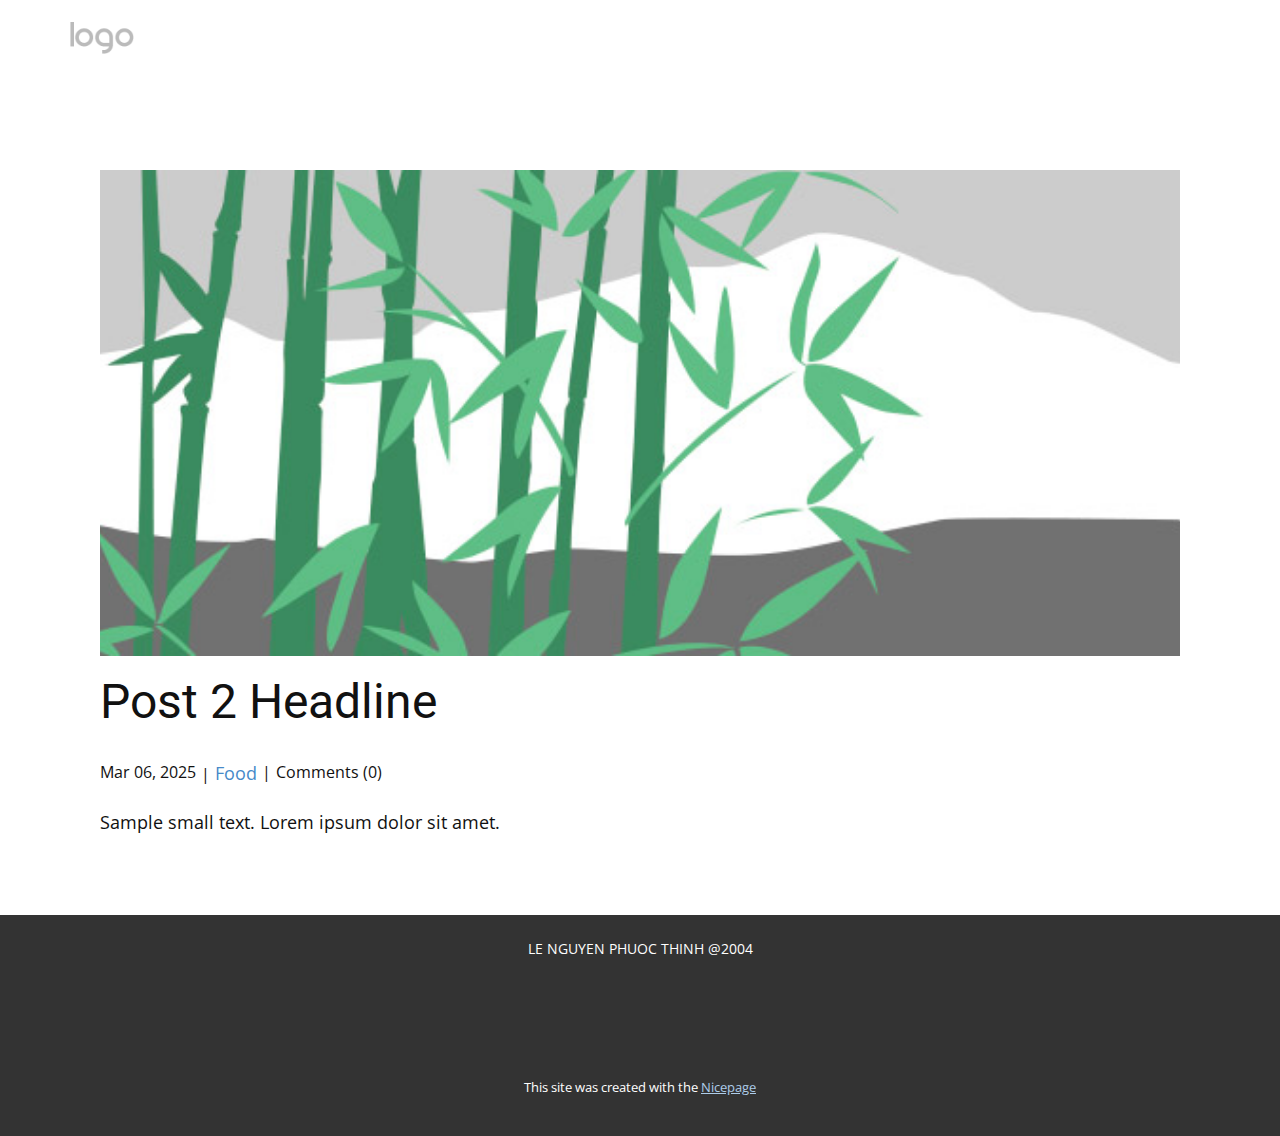
<file: blog/post-1.html>
<!DOCTYPE html>
<html style="font-size: 16px;" lang="en"><head>
    <meta name="viewport" content="width=device-width, initial-scale=1.0">
    <meta charset="utf-8">
    <meta name="keywords" content="Post 1 Headline">
    <meta name="description" content="">
    <title>Post 2 Headline</title>
    <link rel="stylesheet" href="../nicepage.css" media="screen">
<link rel="stylesheet" href="../Post-Template.css" media="screen">
    <script class="u-script" type="text/javascript" src="../jquery.js" defer=""></script>
    <script class="u-script" type="text/javascript" src="../nicepage.js" defer=""></script>
    <meta name="generator" content="Nicepage 7.5.2, nicepage.com">
    
    
    
    <link id="u-theme-google-font" rel="stylesheet" href="https://fonts.googleapis.com/css?family=Roboto:100,100i,300,300i,400,400i,500,500i,700,700i,900,900i|Open+Sans:300,300i,400,400i,500,500i,600,600i,700,700i,800,800i">
    <script type="application/ld+json">{
		"@context": "http://schema.org",
		"@type": "Organization",
		"name": "",
		"logo": "images/default-logo.png"
}</script>
    <meta name="theme-color" content="#478ac9">
  <meta data-intl-tel-input-cdn-path="intlTelInput/"></head>
  <body data-path-to-root="./" data-include-products="false" class="u-body u-xl-mode" data-lang="en"><header class="u-clearfix u-header u-header" id="header"><div class="u-clearfix u-sheet u-sheet-1">
        <a href="#" class="u-image u-logo u-image-1">
          <img src="../images/default-logo.png" class="u-logo-image u-logo-image-1">
        </a>
      </div></header>
    <section class="u-align-center u-clearfix u-section-1" id="block-1">
      <div class="u-clearfix u-sheet u-valign-middle-md u-valign-middle-sm u-valign-middle-xs u-sheet-1"><!--post_details--><!--post_details_options_json--><!--{"source":""}--><!--/post_details_options_json--><!--blog_post-->
        <div class="u-container-style u-expanded-width u-post-details u-post-details-1">
          <div class="u-container-layout u-valign-middle u-container-layout-1"><!--blog_post_image-->
            <img alt="" class="u-blog-control u-expanded-width u-image u-image-default u-image-1" src="../images/68f64b9d.jpeg"><!--/blog_post_image--><!--blog_post_header-->
            <h2 class="u-blog-control u-text u-text-1">Post 2 Headline</h2><!--/blog_post_header--><!--blog_post_metadata-->
            <div class="u-blog-control u-metadata u-metadata-1"><!--blog_post_metadata_date-->
              <span class="u-meta-date u-meta-icon">Mar 06, 2025</span><!--/blog_post_metadata_date--><!--blog_post_metadata_category-->
              <span class="u-meta-category u-meta-icon"><a href="../blog/blog.html#/blog-1///1">Food</a></span><!--/blog_post_metadata_category--><!--blog_post_metadata_comments-->
              <span class="u-meta-comments u-meta-icon"><!--blog_post_metadata_comments_content-->Comments (0)<!--/blog_post_metadata_comments_content--></span><!--/blog_post_metadata_comments-->
            </div><!--/blog_post_metadata--><!--blog_post_content-->
            <div class="u-align-justify u-blog-control u-post-content u-text u-text-2 fr-view">
  <p>Sample small text. Lorem ipsum dolor sit amet.</p>
  </div><!--/blog_post_content-->
          </div>
        </div><!--/blog_post--><!--/post_details-->
      </div>
    </section>
    
    
    
    <footer class="u-align-center u-clearfix u-container-align-center u-footer u-grey-80 u-footer" id="footer"><div class="u-clearfix u-sheet u-sheet-1">
        <p class="u-small-text u-text u-text-variant u-text-1">LE NGUYEN PHUOC THINH @2004 </p>
      </div></footer>
    <section class="u-backlink u-clearfix u-grey-80">
      <p class="u-text">
        <span>This site was created with the </span>
        <a class="u-link" href="https://nicepage.com/" target="_blank" rel="nofollow">
          <span>Nicepage</span>
        </a>
      </p>
    </section>
  
</body></html>
</file>
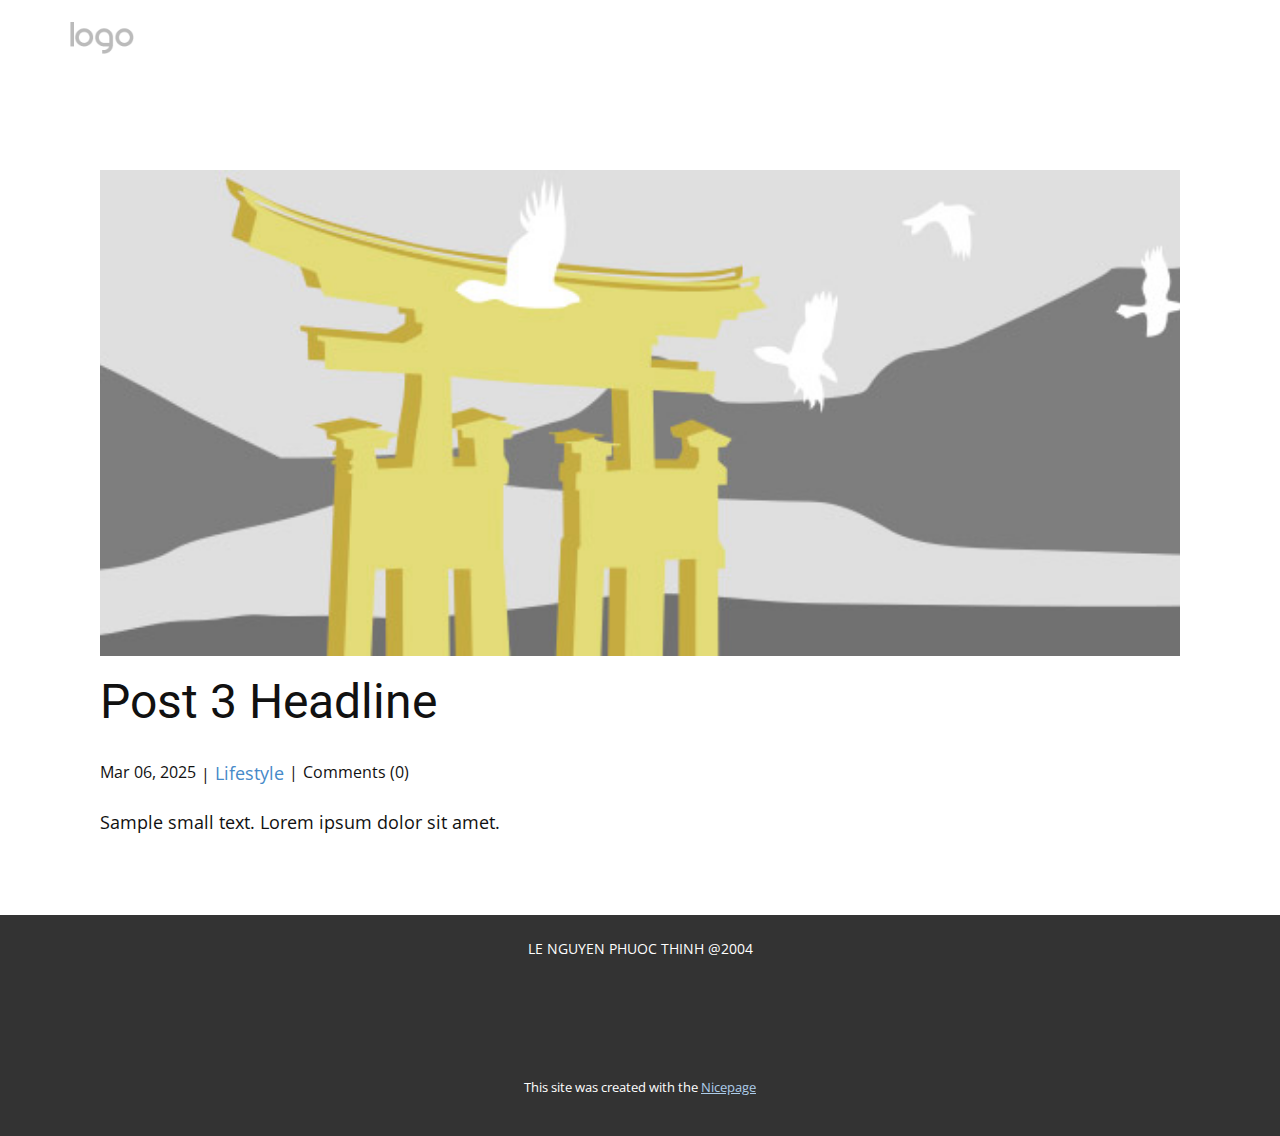
<file: blog/post-2.html>
<!DOCTYPE html>
<html style="font-size: 16px;" lang="en"><head>
    <meta name="viewport" content="width=device-width, initial-scale=1.0">
    <meta charset="utf-8">
    <meta name="keywords" content="Post 1 Headline">
    <meta name="description" content="">
    <title>Post 3 Headline</title>
    <link rel="stylesheet" href="../nicepage.css" media="screen">
<link rel="stylesheet" href="../Post-Template.css" media="screen">
    <script class="u-script" type="text/javascript" src="../jquery.js" defer=""></script>
    <script class="u-script" type="text/javascript" src="../nicepage.js" defer=""></script>
    <meta name="generator" content="Nicepage 7.5.2, nicepage.com">
    
    
    
    <link id="u-theme-google-font" rel="stylesheet" href="https://fonts.googleapis.com/css?family=Roboto:100,100i,300,300i,400,400i,500,500i,700,700i,900,900i|Open+Sans:300,300i,400,400i,500,500i,600,600i,700,700i,800,800i">
    <script type="application/ld+json">{
		"@context": "http://schema.org",
		"@type": "Organization",
		"name": "",
		"logo": "images/default-logo.png"
}</script>
    <meta name="theme-color" content="#478ac9">
  <meta data-intl-tel-input-cdn-path="intlTelInput/"></head>
  <body data-path-to-root="./" data-include-products="false" class="u-body u-xl-mode" data-lang="en"><header class="u-clearfix u-header u-header" id="header"><div class="u-clearfix u-sheet u-sheet-1">
        <a href="#" class="u-image u-logo u-image-1">
          <img src="../images/default-logo.png" class="u-logo-image u-logo-image-1">
        </a>
      </div></header>
    <section class="u-align-center u-clearfix u-section-1" id="block-1">
      <div class="u-clearfix u-sheet u-valign-middle-md u-valign-middle-sm u-valign-middle-xs u-sheet-1"><!--post_details--><!--post_details_options_json--><!--{"source":""}--><!--/post_details_options_json--><!--blog_post-->
        <div class="u-container-style u-expanded-width u-post-details u-post-details-1">
          <div class="u-container-layout u-valign-middle u-container-layout-1"><!--blog_post_image-->
            <img alt="" class="u-blog-control u-expanded-width u-image u-image-default u-image-1" src="../images/8ad73f3c.jpeg"><!--/blog_post_image--><!--blog_post_header-->
            <h2 class="u-blog-control u-text u-text-1">Post 3 Headline</h2><!--/blog_post_header--><!--blog_post_metadata-->
            <div class="u-blog-control u-metadata u-metadata-1"><!--blog_post_metadata_date-->
              <span class="u-meta-date u-meta-icon">Mar 06, 2025</span><!--/blog_post_metadata_date--><!--blog_post_metadata_category-->
              <span class="u-meta-category u-meta-icon"><a href="../blog/blog.html#/blog-1///3">Lifestyle</a></span><!--/blog_post_metadata_category--><!--blog_post_metadata_comments-->
              <span class="u-meta-comments u-meta-icon"><!--blog_post_metadata_comments_content-->Comments (0)<!--/blog_post_metadata_comments_content--></span><!--/blog_post_metadata_comments-->
            </div><!--/blog_post_metadata--><!--blog_post_content-->
            <div class="u-align-justify u-blog-control u-post-content u-text u-text-2 fr-view">
  <p>Sample small text. Lorem ipsum dolor sit amet.</p>
  </div><!--/blog_post_content-->
          </div>
        </div><!--/blog_post--><!--/post_details-->
      </div>
    </section>
    
    
    
    <footer class="u-align-center u-clearfix u-container-align-center u-footer u-grey-80 u-footer" id="footer"><div class="u-clearfix u-sheet u-sheet-1">
        <p class="u-small-text u-text u-text-variant u-text-1">LE NGUYEN PHUOC THINH @2004 </p>
      </div></footer>
    <section class="u-backlink u-clearfix u-grey-80">
      <p class="u-text">
        <span>This site was created with the </span>
        <a class="u-link" href="https://nicepage.com/" target="_blank" rel="nofollow">
          <span>Nicepage</span>
        </a>
      </p>
    </section>
  
</body></html>
</file>
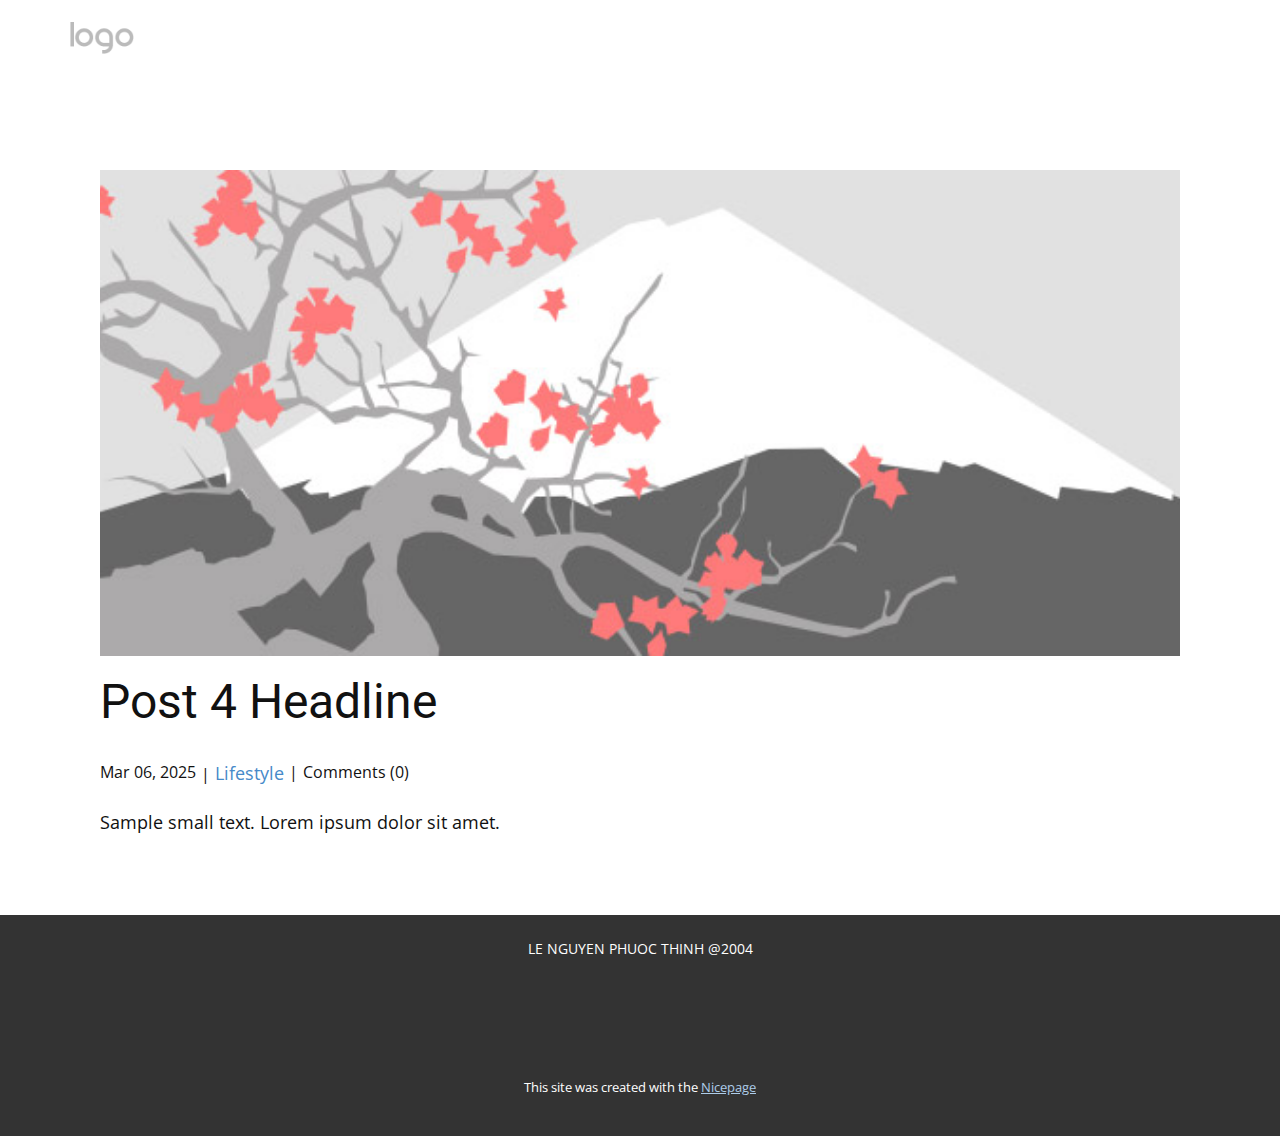
<file: blog/post-3.html>
<!DOCTYPE html>
<html style="font-size: 16px;" lang="en"><head>
    <meta name="viewport" content="width=device-width, initial-scale=1.0">
    <meta charset="utf-8">
    <meta name="keywords" content="Post 1 Headline">
    <meta name="description" content="">
    <title>Post 4 Headline</title>
    <link rel="stylesheet" href="../nicepage.css" media="screen">
<link rel="stylesheet" href="../Post-Template.css" media="screen">
    <script class="u-script" type="text/javascript" src="../jquery.js" defer=""></script>
    <script class="u-script" type="text/javascript" src="../nicepage.js" defer=""></script>
    <meta name="generator" content="Nicepage 7.5.2, nicepage.com">
    
    
    
    <link id="u-theme-google-font" rel="stylesheet" href="https://fonts.googleapis.com/css?family=Roboto:100,100i,300,300i,400,400i,500,500i,700,700i,900,900i|Open+Sans:300,300i,400,400i,500,500i,600,600i,700,700i,800,800i">
    <script type="application/ld+json">{
		"@context": "http://schema.org",
		"@type": "Organization",
		"name": "",
		"logo": "images/default-logo.png"
}</script>
    <meta name="theme-color" content="#478ac9">
  <meta data-intl-tel-input-cdn-path="intlTelInput/"></head>
  <body data-path-to-root="./" data-include-products="false" class="u-body u-xl-mode" data-lang="en"><header class="u-clearfix u-header u-header" id="header"><div class="u-clearfix u-sheet u-sheet-1">
        <a href="#" class="u-image u-logo u-image-1">
          <img src="../images/default-logo.png" class="u-logo-image u-logo-image-1">
        </a>
      </div></header>
    <section class="u-align-center u-clearfix u-section-1" id="block-1">
      <div class="u-clearfix u-sheet u-valign-middle-md u-valign-middle-sm u-valign-middle-xs u-sheet-1"><!--post_details--><!--post_details_options_json--><!--{"source":""}--><!--/post_details_options_json--><!--blog_post-->
        <div class="u-container-style u-expanded-width u-post-details u-post-details-1">
          <div class="u-container-layout u-valign-middle u-container-layout-1"><!--blog_post_image-->
            <img alt="" class="u-blog-control u-expanded-width u-image u-image-default u-image-1" src="../images/0fd3416c.jpeg"><!--/blog_post_image--><!--blog_post_header-->
            <h2 class="u-blog-control u-text u-text-1">Post 4 Headline</h2><!--/blog_post_header--><!--blog_post_metadata-->
            <div class="u-blog-control u-metadata u-metadata-1"><!--blog_post_metadata_date-->
              <span class="u-meta-date u-meta-icon">Mar 06, 2025</span><!--/blog_post_metadata_date--><!--blog_post_metadata_category-->
              <span class="u-meta-category u-meta-icon"><a href="../blog/blog.html#/blog-1///3">Lifestyle</a></span><!--/blog_post_metadata_category--><!--blog_post_metadata_comments-->
              <span class="u-meta-comments u-meta-icon"><!--blog_post_metadata_comments_content-->Comments (0)<!--/blog_post_metadata_comments_content--></span><!--/blog_post_metadata_comments-->
            </div><!--/blog_post_metadata--><!--blog_post_content-->
            <div class="u-align-justify u-blog-control u-post-content u-text u-text-2 fr-view">
  <p>Sample small text. Lorem ipsum dolor sit amet.</p>
  </div><!--/blog_post_content-->
          </div>
        </div><!--/blog_post--><!--/post_details-->
      </div>
    </section>
    
    
    
    <footer class="u-align-center u-clearfix u-container-align-center u-footer u-grey-80 u-footer" id="footer"><div class="u-clearfix u-sheet u-sheet-1">
        <p class="u-small-text u-text u-text-variant u-text-1">LE NGUYEN PHUOC THINH @2004 </p>
      </div></footer>
    <section class="u-backlink u-clearfix u-grey-80">
      <p class="u-text">
        <span>This site was created with the </span>
        <a class="u-link" href="https://nicepage.com/" target="_blank" rel="nofollow">
          <span>Nicepage</span>
        </a>
      </p>
    </section>
  
</body></html>
</file>
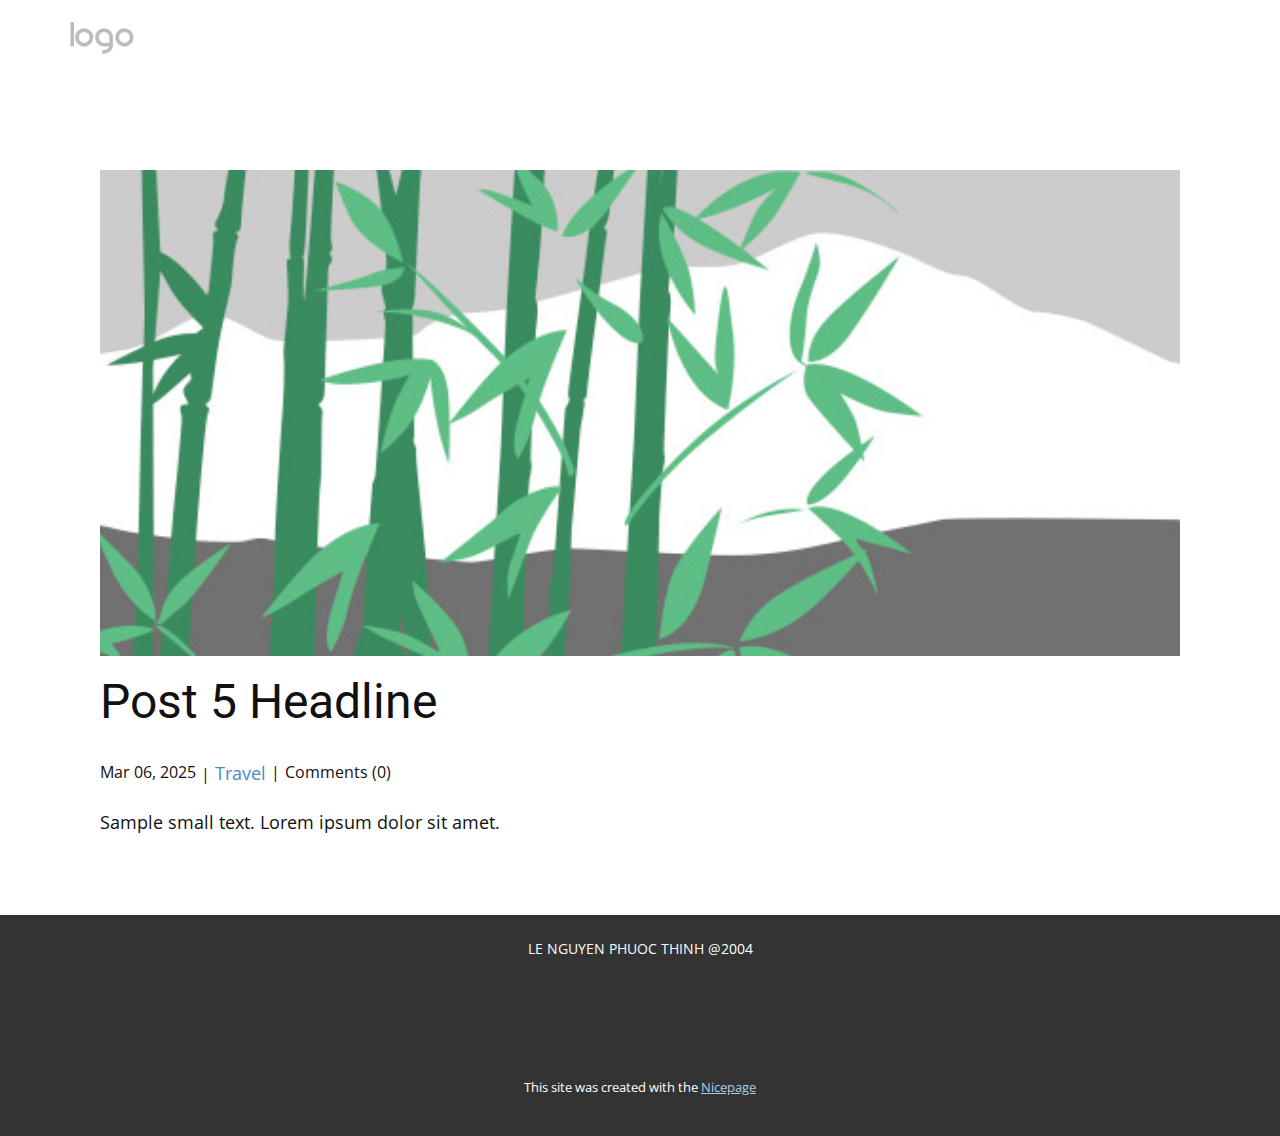
<file: blog/post-4.html>
<!DOCTYPE html>
<html style="font-size: 16px;" lang="en"><head>
    <meta name="viewport" content="width=device-width, initial-scale=1.0">
    <meta charset="utf-8">
    <meta name="keywords" content="Post 1 Headline">
    <meta name="description" content="">
    <title>Post 5 Headline</title>
    <link rel="stylesheet" href="../nicepage.css" media="screen">
<link rel="stylesheet" href="../Post-Template.css" media="screen">
    <script class="u-script" type="text/javascript" src="../jquery.js" defer=""></script>
    <script class="u-script" type="text/javascript" src="../nicepage.js" defer=""></script>
    <meta name="generator" content="Nicepage 7.5.2, nicepage.com">
    
    
    
    <link id="u-theme-google-font" rel="stylesheet" href="https://fonts.googleapis.com/css?family=Roboto:100,100i,300,300i,400,400i,500,500i,700,700i,900,900i|Open+Sans:300,300i,400,400i,500,500i,600,600i,700,700i,800,800i">
    <script type="application/ld+json">{
		"@context": "http://schema.org",
		"@type": "Organization",
		"name": "",
		"logo": "images/default-logo.png"
}</script>
    <meta name="theme-color" content="#478ac9">
  <meta data-intl-tel-input-cdn-path="intlTelInput/"></head>
  <body data-path-to-root="./" data-include-products="false" class="u-body u-xl-mode" data-lang="en"><header class="u-clearfix u-header u-header" id="header"><div class="u-clearfix u-sheet u-sheet-1">
        <a href="#" class="u-image u-logo u-image-1">
          <img src="../images/default-logo.png" class="u-logo-image u-logo-image-1">
        </a>
      </div></header>
    <section class="u-align-center u-clearfix u-section-1" id="block-1">
      <div class="u-clearfix u-sheet u-valign-middle-md u-valign-middle-sm u-valign-middle-xs u-sheet-1"><!--post_details--><!--post_details_options_json--><!--{"source":""}--><!--/post_details_options_json--><!--blog_post-->
        <div class="u-container-style u-expanded-width u-post-details u-post-details-1">
          <div class="u-container-layout u-valign-middle u-container-layout-1"><!--blog_post_image-->
            <img alt="" class="u-blog-control u-expanded-width u-image u-image-default u-image-1" src="../images/68f64b9d.jpeg"><!--/blog_post_image--><!--blog_post_header-->
            <h2 class="u-blog-control u-text u-text-1">Post 5 Headline</h2><!--/blog_post_header--><!--blog_post_metadata-->
            <div class="u-blog-control u-metadata u-metadata-1"><!--blog_post_metadata_date-->
              <span class="u-meta-date u-meta-icon">Mar 06, 2025</span><!--/blog_post_metadata_date--><!--blog_post_metadata_category-->
              <span class="u-meta-category u-meta-icon"><a href="../blog/blog.html#/blog-1///2">Travel</a></span><!--/blog_post_metadata_category--><!--blog_post_metadata_comments-->
              <span class="u-meta-comments u-meta-icon"><!--blog_post_metadata_comments_content-->Comments (0)<!--/blog_post_metadata_comments_content--></span><!--/blog_post_metadata_comments-->
            </div><!--/blog_post_metadata--><!--blog_post_content-->
            <div class="u-align-justify u-blog-control u-post-content u-text u-text-2 fr-view">
  <p>Sample small text. Lorem ipsum dolor sit amet.</p>
  </div><!--/blog_post_content-->
          </div>
        </div><!--/blog_post--><!--/post_details-->
      </div>
    </section>
    
    
    
    <footer class="u-align-center u-clearfix u-container-align-center u-footer u-grey-80 u-footer" id="footer"><div class="u-clearfix u-sheet u-sheet-1">
        <p class="u-small-text u-text u-text-variant u-text-1">LE NGUYEN PHUOC THINH @2004 </p>
      </div></footer>
    <section class="u-backlink u-clearfix u-grey-80">
      <p class="u-text">
        <span>This site was created with the </span>
        <a class="u-link" href="https://nicepage.com/" target="_blank" rel="nofollow">
          <span>Nicepage</span>
        </a>
      </p>
    </section>
  
</body></html>
</file>
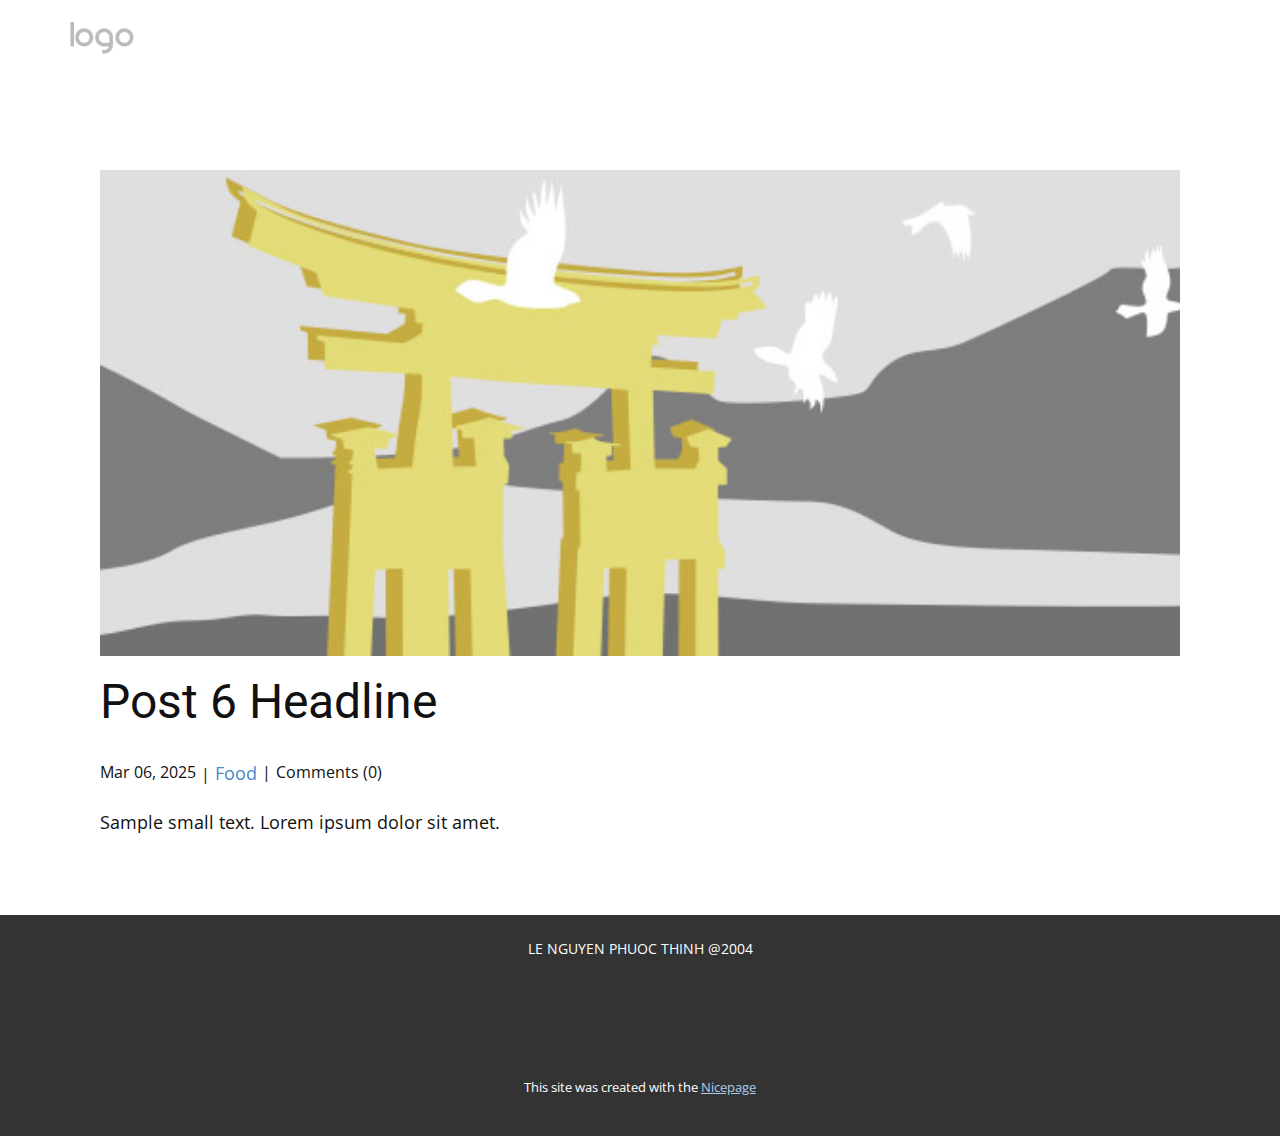
<file: blog/post-5.html>
<!DOCTYPE html>
<html style="font-size: 16px;" lang="en"><head>
    <meta name="viewport" content="width=device-width, initial-scale=1.0">
    <meta charset="utf-8">
    <meta name="keywords" content="Post 1 Headline">
    <meta name="description" content="">
    <title>Post 6 Headline</title>
    <link rel="stylesheet" href="../nicepage.css" media="screen">
<link rel="stylesheet" href="../Post-Template.css" media="screen">
    <script class="u-script" type="text/javascript" src="../jquery.js" defer=""></script>
    <script class="u-script" type="text/javascript" src="../nicepage.js" defer=""></script>
    <meta name="generator" content="Nicepage 7.5.2, nicepage.com">
    
    
    
    <link id="u-theme-google-font" rel="stylesheet" href="https://fonts.googleapis.com/css?family=Roboto:100,100i,300,300i,400,400i,500,500i,700,700i,900,900i|Open+Sans:300,300i,400,400i,500,500i,600,600i,700,700i,800,800i">
    <script type="application/ld+json">{
		"@context": "http://schema.org",
		"@type": "Organization",
		"name": "",
		"logo": "images/default-logo.png"
}</script>
    <meta name="theme-color" content="#478ac9">
  <meta data-intl-tel-input-cdn-path="intlTelInput/"></head>
  <body data-path-to-root="./" data-include-products="false" class="u-body u-xl-mode" data-lang="en"><header class="u-clearfix u-header u-header" id="header"><div class="u-clearfix u-sheet u-sheet-1">
        <a href="#" class="u-image u-logo u-image-1">
          <img src="../images/default-logo.png" class="u-logo-image u-logo-image-1">
        </a>
      </div></header>
    <section class="u-align-center u-clearfix u-section-1" id="block-1">
      <div class="u-clearfix u-sheet u-valign-middle-md u-valign-middle-sm u-valign-middle-xs u-sheet-1"><!--post_details--><!--post_details_options_json--><!--{"source":""}--><!--/post_details_options_json--><!--blog_post-->
        <div class="u-container-style u-expanded-width u-post-details u-post-details-1">
          <div class="u-container-layout u-valign-middle u-container-layout-1"><!--blog_post_image-->
            <img alt="" class="u-blog-control u-expanded-width u-image u-image-default u-image-1" src="../images/8ad73f3c.jpeg"><!--/blog_post_image--><!--blog_post_header-->
            <h2 class="u-blog-control u-text u-text-1">Post 6 Headline</h2><!--/blog_post_header--><!--blog_post_metadata-->
            <div class="u-blog-control u-metadata u-metadata-1"><!--blog_post_metadata_date-->
              <span class="u-meta-date u-meta-icon">Mar 06, 2025</span><!--/blog_post_metadata_date--><!--blog_post_metadata_category-->
              <span class="u-meta-category u-meta-icon"><a href="../blog/blog.html#/blog-1///1">Food</a></span><!--/blog_post_metadata_category--><!--blog_post_metadata_comments-->
              <span class="u-meta-comments u-meta-icon"><!--blog_post_metadata_comments_content-->Comments (0)<!--/blog_post_metadata_comments_content--></span><!--/blog_post_metadata_comments-->
            </div><!--/blog_post_metadata--><!--blog_post_content-->
            <div class="u-align-justify u-blog-control u-post-content u-text u-text-2 fr-view">
  <p>Sample small text. Lorem ipsum dolor sit amet.</p>
  </div><!--/blog_post_content-->
          </div>
        </div><!--/blog_post--><!--/post_details-->
      </div>
    </section>
    
    
    
    <footer class="u-align-center u-clearfix u-container-align-center u-footer u-grey-80 u-footer" id="footer"><div class="u-clearfix u-sheet u-sheet-1">
        <p class="u-small-text u-text u-text-variant u-text-1">LE NGUYEN PHUOC THINH @2004 </p>
      </div></footer>
    <section class="u-backlink u-clearfix u-grey-80">
      <p class="u-text">
        <span>This site was created with the </span>
        <a class="u-link" href="https://nicepage.com/" target="_blank" rel="nofollow">
          <span>Nicepage</span>
        </a>
      </p>
    </section>
  
</body></html>
</file>
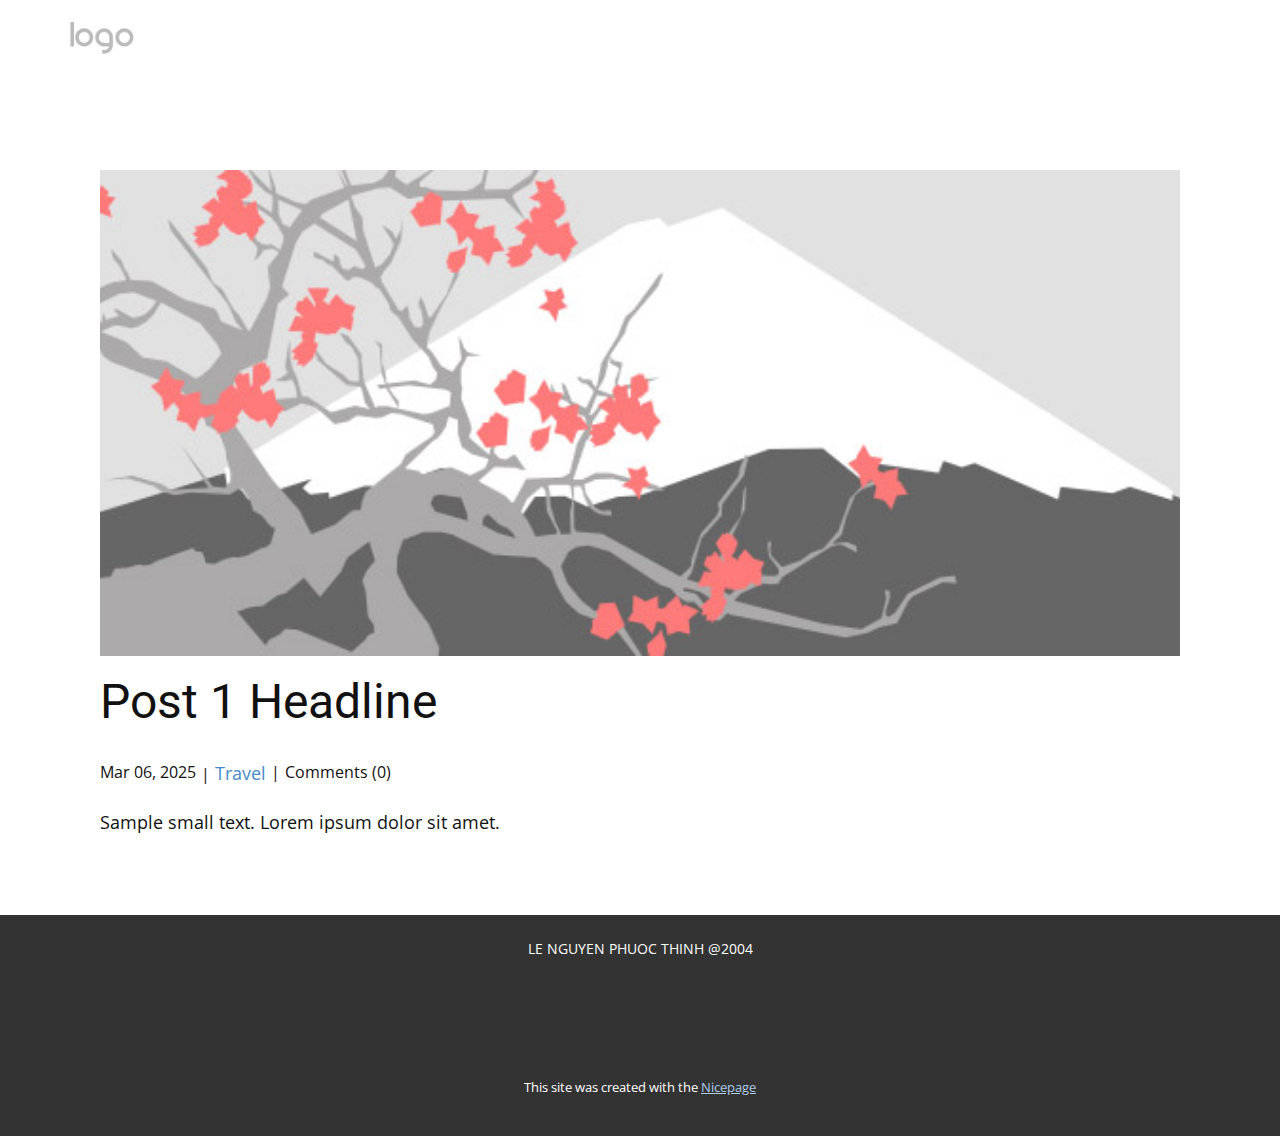
<file: blog/post.html>
<!DOCTYPE html>
<html style="font-size: 16px;" lang="en"><head>
    <meta name="viewport" content="width=device-width, initial-scale=1.0">
    <meta charset="utf-8">
    <meta name="keywords" content="Post 1 Headline">
    <meta name="description" content="">
    <title>Post 1 Headline</title>
    <link rel="stylesheet" href="../nicepage.css" media="screen">
<link rel="stylesheet" href="../Post-Template.css" media="screen">
    <script class="u-script" type="text/javascript" src="../jquery.js" defer=""></script>
    <script class="u-script" type="text/javascript" src="../nicepage.js" defer=""></script>
    <meta name="generator" content="Nicepage 7.5.2, nicepage.com">
    
    
    
    <link id="u-theme-google-font" rel="stylesheet" href="https://fonts.googleapis.com/css?family=Roboto:100,100i,300,300i,400,400i,500,500i,700,700i,900,900i|Open+Sans:300,300i,400,400i,500,500i,600,600i,700,700i,800,800i">
    <script type="application/ld+json">{
		"@context": "http://schema.org",
		"@type": "Organization",
		"name": "",
		"logo": "images/default-logo.png"
}</script>
    <meta name="theme-color" content="#478ac9">
  <meta data-intl-tel-input-cdn-path="intlTelInput/"></head>
  <body data-path-to-root="./" data-include-products="false" class="u-body u-xl-mode" data-lang="en"><header class="u-clearfix u-header u-header" id="header"><div class="u-clearfix u-sheet u-sheet-1">
        <a href="#" class="u-image u-logo u-image-1">
          <img src="../images/default-logo.png" class="u-logo-image u-logo-image-1">
        </a>
      </div></header>
    <section class="u-align-center u-clearfix u-section-1" id="block-1">
      <div class="u-clearfix u-sheet u-valign-middle-md u-valign-middle-sm u-valign-middle-xs u-sheet-1"><!--post_details--><!--post_details_options_json--><!--{"source":""}--><!--/post_details_options_json--><!--blog_post-->
        <div class="u-container-style u-expanded-width u-post-details u-post-details-1">
          <div class="u-container-layout u-valign-middle u-container-layout-1"><!--blog_post_image-->
            <img alt="" class="u-blog-control u-expanded-width u-image u-image-default u-image-1" src="../images/0fd3416c.jpeg"><!--/blog_post_image--><!--blog_post_header-->
            <h2 class="u-blog-control u-text u-text-1">Post 1 Headline</h2><!--/blog_post_header--><!--blog_post_metadata-->
            <div class="u-blog-control u-metadata u-metadata-1"><!--blog_post_metadata_date-->
              <span class="u-meta-date u-meta-icon">Mar 06, 2025</span><!--/blog_post_metadata_date--><!--blog_post_metadata_category-->
              <span class="u-meta-category u-meta-icon"><a href="../blog/blog.html#/blog-1///2">Travel</a></span><!--/blog_post_metadata_category--><!--blog_post_metadata_comments-->
              <span class="u-meta-comments u-meta-icon"><!--blog_post_metadata_comments_content-->Comments (0)<!--/blog_post_metadata_comments_content--></span><!--/blog_post_metadata_comments-->
            </div><!--/blog_post_metadata--><!--blog_post_content-->
            <div class="u-align-justify u-blog-control u-post-content u-text u-text-2 fr-view">
  <p>Sample small text. Lorem ipsum dolor sit amet.</p>
  </div><!--/blog_post_content-->
          </div>
        </div><!--/blog_post--><!--/post_details-->
      </div>
    </section>
    
    
    
    <footer class="u-align-center u-clearfix u-container-align-center u-footer u-grey-80 u-footer" id="footer"><div class="u-clearfix u-sheet u-sheet-1">
        <p class="u-small-text u-text u-text-variant u-text-1">LE NGUYEN PHUOC THINH @2004 </p>
      </div></footer>
    <section class="u-backlink u-clearfix u-grey-80">
      <p class="u-text">
        <span>This site was created with the </span>
        <a class="u-link" href="https://nicepage.com/" target="_blank" rel="nofollow">
          <span>Nicepage</span>
        </a>
      </p>
    </section>
  
</body></html>
</file>
